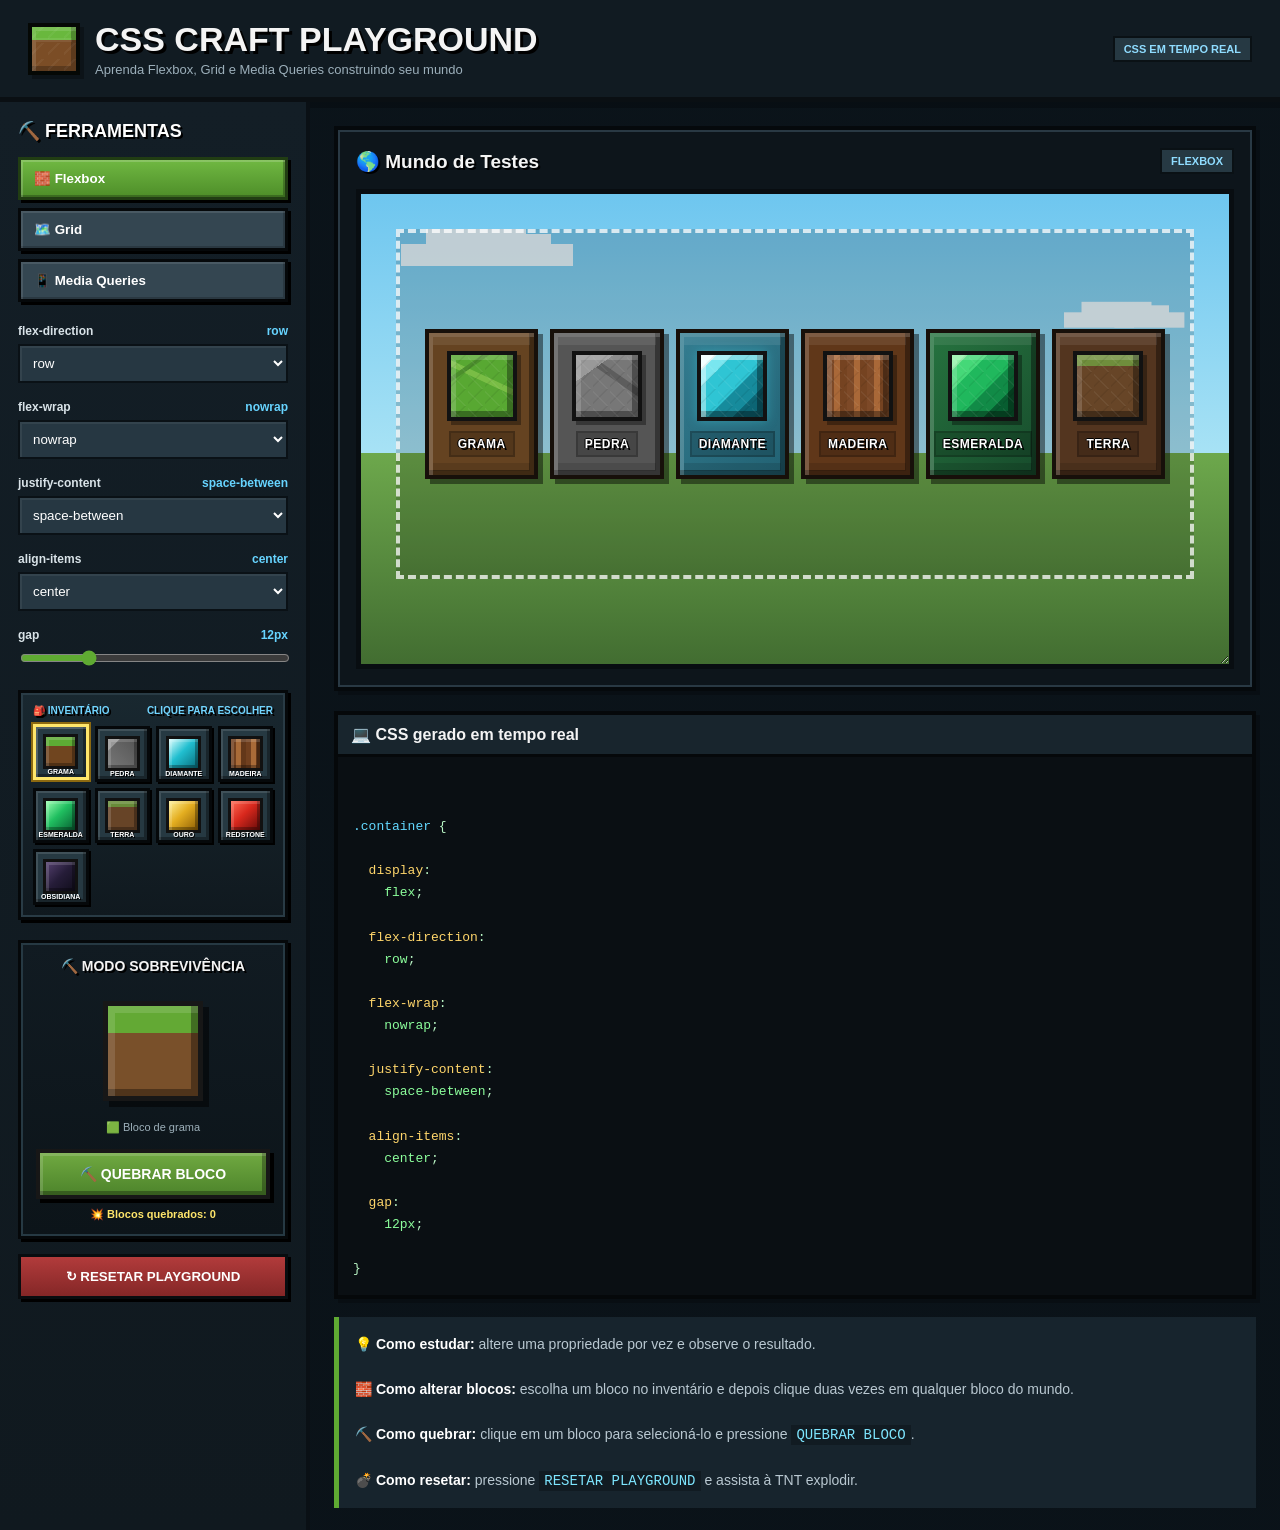
<file: Desafio1 - 20-08/index.html>
<!DOCTYPE html>
<html lang="pt-BR">

<head>

<meta charset="UTF-8">
<meta name="viewport" content="width=device-width, initial-scale=1.0">

<title>CSS Craft Playground - Minecraft</title>

<style>

/* =========================================================
   VARIÁVEIS
========================================================= */

:root {

  --bg: #101820;
  --panel: #17232d;
  --panel-2: #20313d;

  --green: #5faa32;
  --green-dark: #3d7721;

  --text: #f4f4f4;
  --muted: #aebbc4;
  --accent: #55c7ff;

  --flex-direction: row;
  --flex-wrap: nowrap;
  --justify-content: space-between;
  --align-items: center;
  --gap: 12px;

  --grid-columns: 3;
  --grid-rows: auto;
  --grid-gap: 12px;
}


/* =========================================================
   RESET
========================================================= */

* {
  box-sizing: border-box;
}

html {
  scroll-behavior: smooth;
}

body {

  margin: 0;

  font-family:
    "Trebuchet MS",
    Arial,
    sans-serif;

  color: var(--text);

  background:

    linear-gradient(
      rgba(10,18,24,.92),
      rgba(10,18,24,.97)
    ),

    repeating-linear-gradient(
      0deg,
      #15232d 0,
      #15232d 31px,
      #192a35 32px
    );
}


/* =========================================================
   HEADER
========================================================= */

header {

  min-height: 100px;

  padding: 20px 28px;

  display: flex;

  align-items: center;

  justify-content: space-between;

  gap: 20px;

  background: #111b22;

  border-bottom: 5px solid #0a0f13;

  box-shadow:
    0 6px 0 rgba(0,0,0,.25);
}

.logo {

  display: flex;

  align-items: center;

  gap: 15px;
}


.minecraft-block {

  width: 52px;
  height: 52px;

  position: relative;

  background:

    linear-gradient(
      #69b83d 0 30%,
      #7b4d26 30% 100%
    );

  border: 4px solid #050805;

  box-shadow:

    inset 4px 4px rgba(255,255,255,.12),
    inset -5px -5px rgba(0,0,0,.25),
    4px 4px rgba(0,0,0,.3);

  image-rendering: pixelated;
}

.minecraft-block::before {

  content: "";

  position: absolute;

  inset: 0;

  opacity: .35;

  background:

    linear-gradient(
      135deg,
      transparent 30%,
      rgba(255,255,255,.12) 31% 38%,
      transparent 39%
    );

  background-size: 16px 16px;
}

.minecraft-block::after {

  content: "";

  position: absolute;

  left: 4px;
  right: 4px;

  top: 11px;

  height: 4px;

  background:
    rgba(255,255,255,.08);
}

h1 {

  margin: 0;

  font-size:
    clamp(22px, 4vw, 34px);

  text-transform: uppercase;

  text-shadow:
    3px 3px #000;
}

.subtitle {

  margin: 3px 0 0;

  color: #9cafba;

  font-size: 13px;
}


/* =========================================================
   LAYOUT
========================================================= */

.app {

  display: grid;

  grid-template-columns:
    310px minmax(0,1fr);

  min-height:
    calc(100vh - 100px);
}

.sidebar {

  padding: 18px;

  background:
    linear-gradient(
      #131e26,
      #10191f
    );

  border-right: 4px solid #0a1015;
}

.content {

  padding: 24px;

  min-width: 0;
}


/* =========================================================
   TÍTULOS
========================================================= */

.section-title {

  color: #fff;

  margin: 0 0 15px;

  font-size: 18px;

  text-transform: uppercase;

  text-shadow:
    2px 2px #000;
}


/* =========================================================
   TABS
========================================================= */

.tabs {

  display: grid;

  gap: 8px;

  margin-bottom: 22px;
}

.tab {

  border: 3px solid #05080a;

  background: #344651;

  color: white;

  padding: 11px 13px;

  cursor: pointer;

  font-weight: bold;

  text-align: left;

  box-shadow:

    inset 2px 2px rgba(255,255,255,.1),
    inset -2px -2px rgba(0,0,0,.2),
    3px 3px #000;

  transition: .12s;
}

.tab:hover {

  background: #49606c;

  transform:
    translateY(-2px);
}

.tab.active {

  background:

    linear-gradient(
      #70b842,
      #4e8e29
    );

  border-color:
    #213d13;

  box-shadow:

    inset 2px 2px rgba(255,255,255,.18),
    inset -2px -2px rgba(0,0,0,.25),
    3px 3px #000;
}


/* =========================================================
   CONTROLES
========================================================= */

.controls {
  display: none;
}

.controls.active {
  display: block;
}

.control {
  margin-bottom: 17px;
}

.control label {

  display: flex;

  justify-content:
    space-between;

  gap: 10px;

  font-size: 12px;

  font-weight: bold;

  color: #d9e3e8;

  margin-bottom: 6px;
}

.value {
  color: #67d4ff;
}

select,
input[type="range"] {
  width: 100%;
}

select {

  color: white;

  background: #263742;

  border: 2px solid #0a1116;

  padding: 9px;

  outline: none;

  cursor: pointer;

  box-shadow:
    inset 2px 2px rgba(255,255,255,.06);
}

select:focus {
  border-color:
    var(--green);
}

input[type="range"] {

  accent-color:
    var(--green);

  cursor: pointer;
}


/* =========================================================
   INVENTÁRIO
========================================================= */

.inventory {

  margin-top: 20px;

  padding: 12px;

  background:
    linear-gradient(
      #192830,
      #10191f
    );

  border: 3px solid #05080a;

  box-shadow:

    inset 0 0 0 2px #293b45,
    3px 3px #000;
}

.inventory-title {

  display: flex;

  justify-content:
    space-between;

  align-items: center;

  margin-bottom: 10px;

  font-size: 13px;

  font-weight: bold;

  text-shadow:
    2px 2px #000;
}

.inventory-title span {

  color: #72d5ff;

  font-size: 10px;
}

.inventory-grid {

  display: grid;

  grid-template-columns:
    repeat(4,1fr);

  gap: 6px;
}

.inventory-item {

  position: relative;

  aspect-ratio: 1;

  border: 3px solid #05080a;

  background: #263942;

  cursor: pointer;

  display: flex;

  align-items: center;

  justify-content: center;

  box-shadow:

    inset 2px 2px rgba(255,255,255,.12),
    inset -3px -3px rgba(0,0,0,.35),
    2px 2px #000;

  transition:
    transform .1s,
    border-color .1s,
    filter .1s;
}

.inventory-item:hover {

  transform:
    translateY(-2px);

  filter:
    brightness(1.15);
}

.inventory-item.selected {

  border-color: #ffe66b;

  box-shadow:

    0 0 0 2px #8c6910,
    inset 2px 2px rgba(255,255,255,.2),
    inset -3px -3px rgba(0,0,0,.35),
    2px 2px #000;

  transform:
    translateY(-2px);
}

.inventory-item .mini-pixel {

  width: 35px;
  height: 35px;

  border: 3px solid #111;

  box-shadow:

    inset 3px 3px rgba(255,255,255,.15),
    inset -3px -3px rgba(0,0,0,.3);
}

.inventory-name {

  position: absolute;

  bottom: 2px;
  left: 2px;
  right: 2px;

  text-align: center;

  font-size: 7px;

  font-weight: bold;

  color: white;

  text-shadow:
    1px 1px #000;
}


/* =========================================================
   TEXTURAS
========================================================= */

.grass {
  background:
    linear-gradient(
      180deg,
      #5dab34 0 30%,
      #70451f 30% 100%
    );
}

.stone {
  background:
    linear-gradient(
      135deg,
      #999 0 20%,
      transparent 21%
    ),
    linear-gradient(
      45deg,
      #777,
      #555
    );
}

.diamond {
  background:
    linear-gradient(
      135deg,
      #dfffff,
      #21bfd0 45%,
      #086b79
    );
}

.wood {
  background:
    repeating-linear-gradient(
      90deg,
      #71401f 0 5px,
      #a96b38 5px 10px,
      #633719 10px 15px
    );
}

.emerald {
  background:
    linear-gradient(
      135deg,
      #9bffb0,
      #20bf60 45%,
      #075d31
    );
}

.dirt {
  background:
    linear-gradient(
      180deg,
      #688c39 0 20%,
      #674427 20%
    );
}

.gold {
  background:
    linear-gradient(
      135deg,
      #fff29b,
      #e4ae20 45%,
      #8d5d05
    );
}

.redstone {
  background:
    linear-gradient(
      135deg,
      #ff6b55,
      #d9281d 45%,
      #650b09
    );
}

.obsidian {
  background:
    linear-gradient(
      135deg,
      #55416f,
      #251c38 50%,
      #100d1b
    );
}


/* =========================================================
   BOTÃO RESET
========================================================= */

.reset {

  width: 100%;

  margin-top: 15px;

  padding: 12px;

  border: 3px solid #080c0f;

  background:

    linear-gradient(
      #b23b3b,
      #842727
    );

  color: white;

  font-weight: bold;

  cursor: pointer;

  box-shadow:
    3px 3px #000;

  transition: .12s;
}

.reset:hover {

  background:

    linear-gradient(
      #c94a4a,
      #9c3030
    );
}

.reset:active {

  transform:
    translate(2px,2px);

  box-shadow:
    1px 1px #000;
}

.reset:disabled {

  opacity: .6;

  cursor:
    not-allowed;
}


/* =========================================================
   MODO SOBREVIVÊNCIA
========================================================= */

.break-section {

  position: relative;

  margin-top: 20px;

  padding: 15px;

  background:

    linear-gradient(
      #111b22,
      #0c1419
    );

  border: 3px solid #05080a;

  text-align: center;

  box-shadow:

    inset 0 0 0 2px #263943,
    3px 3px #000;

  overflow: hidden;
}

.break-section h3 {

  margin: 0 0 12px;

  font-size: 14px;

  text-shadow:
    2px 2px #000;
}

.break-stage {

  position: relative;

  width: 150px;
  height: 135px;

  margin: 0 auto;
}


/* =========================================================
   BLOCO QUEBRÁVEL
========================================================= */

.break-block {

  width: 100px;
  height: 100px;

  position: absolute;

  left: 25px;
  top: 15px;

  background:

    linear-gradient(
      #63a934 0 30%,
      #79502a 30%
    );

  border: 5px solid #171717;

  box-shadow:

    inset 7px 7px rgba(255,255,255,.12),
    inset -7px -7px rgba(0,0,0,.35),
    6px 6px rgba(0,0,0,.5);

  transform-origin:
    center;

  z-index: 2;

  image-rendering:
    pixelated;
}

.break-block::before,
.break-block::after {

  content: "";

  position: absolute;

  inset: 0;

  opacity: 0;

  pointer-events: none;
}

.break-block::before {

  background:

    linear-gradient(
      125deg,
      transparent 43%,
      #111 44%,
      #111 47%,
      transparent 48%
    ),

    linear-gradient(
      35deg,
      transparent 55%,
      #111 56%,
      #111 59%,
      transparent 60%
    );
}

.break-block::after {

  background:

    linear-gradient(
      75deg,
      transparent 30%,
      #111 31%,
      #111 34%,
      transparent 35%
    ),

    linear-gradient(
      160deg,
      transparent 65%,
      #111 66%,
      #111 69%,
      transparent 70%
    );
}

.breaking {

  animation:
    breakingBlock
    .9s
    steps(6);
}

.breaking::before {

  animation:
    cracks
    .9s
    steps(4)
    forwards;
}

.breaking::after {

  animation:
    cracks2
    .9s
    steps(4)
    forwards;
}

@keyframes breakingBlock {

  0% {
    transform:
      scale(1)
      rotate(0deg);
  }

  15% {
    transform:
      scale(1.03)
      rotate(-2deg);
  }

  30% {
    transform:
      scale(.97)
      rotate(2deg);
  }

  45% {
    transform:
      scale(1.05)
      rotate(-2deg);
  }

  60% {
    transform:
      scale(.95)
      rotate(2deg);
  }

  75% {
    transform:
      scale(1.02);
  }

  90% {
    transform:
      scale(.7);

    opacity: .7;
  }

  100% {

    transform:
      scale(0);

    opacity: 0;
  }
}

@keyframes cracks {

  0% {
    opacity: 0;
  }

  30% {
    opacity: .3;
  }

  60% {
    opacity: .65;
  }

  100% {
    opacity: 1;
  }
}

@keyframes cracks2 {

  0% {
    opacity: 0;
  }

  50% {
    opacity: .2;
  }

  75% {
    opacity: .7;
  }

  100% {
    opacity: 1;
  }
}


/* =========================================================
   PARTÍCULAS DO BLOCO
========================================================= */

.particle {

  position: absolute;

  width: 9px;
  height: 9px;

  background:
    #79502a;

  border: 2px solid #30200f;

  pointer-events: none;

  z-index: 10;

  image-rendering:
    pixelated;
}

.particle.p1 {
  animation:
    particle1 .8s ease-out forwards;
}

.particle.p2 {
  animation:
    particle2 .8s ease-out forwards;
}

.particle.p3 {
  animation:
    particle3 .8s ease-out forwards;
}

.particle.p4 {
  animation:
    particle4 .8s ease-out forwards;
}

.particle.p5 {
  animation:
    particle5 .8s ease-out forwards;
}

.particle.p6 {
  animation:
    particle6 .8s ease-out forwards;
}

@keyframes particle1 {

  to {
    transform:
      translate(-55px,-65px)
      rotate(180deg);

    opacity: 0;
  }
}

@keyframes particle2 {

  to {
    transform:
      translate(55px,-60px)
      rotate(220deg);

    opacity: 0;
  }
}

@keyframes particle3 {

  to {
    transform:
      translate(-70px,15px)
      rotate(270deg);

    opacity: 0;
  }
}

@keyframes particle4 {

  to {
    transform:
      translate(70px,20px)
      rotate(150deg);

    opacity: 0;
  }
}

@keyframes particle5 {

  to {
    transform:
      translate(-35px,65px)
      rotate(300deg);

    opacity: 0;
  }
}

@keyframes particle6 {

  to {
    transform:
      translate(40px,65px)
      rotate(250deg);

    opacity: 0;
  }
}


/* =========================================================
   BOTÃO QUEBRAR
========================================================= */

.break-button {

  width: 100%;

  padding: 13px;

  border: 4px solid #171717;

  background:

    linear-gradient(
      #70a941,
      #4d842b
    );

  color: white;

  font-weight: bold;

  font-size: 14px;

  cursor: pointer;

  box-shadow:

    inset 3px 3px
    rgba(255,255,255,.15),

    inset -4px -4px
    rgba(0,0,0,.3),

    4px 4px #000;

  transition:
    transform .08s,
    background .15s;
}

.break-button:hover {

  background:

    linear-gradient(
      #83ba4e,
      #5d9635
    );
}

.break-button:active {

  transform:
    translate(3px,3px);

  box-shadow:

    inset 3px 3px
    rgba(0,0,0,.25),

    1px 1px #000;
}

.break-button:disabled {

  cursor: not-allowed;

  filter:
    grayscale(.3);

  opacity: .8;
}

.block-status {

  min-height: 18px;

  margin-bottom: 10px;

  color: #9db0ba;

  font-size: 11px;
}

.break-counter {

  margin-top: 9px;

  color: #ffe66b;

  font-size: 11px;

  font-weight: bold;
}


/* =========================================================
   PREVIEW
========================================================= */

.preview-area {

  background: #0d151b;

  border: 4px solid #05090c;

  padding: 18px;

  box-shadow:

    inset 0 0 0 2px #293944,
    4px 4px rgba(0,0,0,.25);
}

.preview-header {

  display: flex;

  align-items: center;

  justify-content:
    space-between;

  margin-bottom: 15px;

  gap: 10px;
}

.preview-header h2 {

  margin: 0;

  font-size: 19px;

  text-shadow:
    2px 2px #000;
}

.badge {

  padding: 5px 9px;

  background: #263943;

  color: #8fdcff;

  border: 2px solid #0a1115;

  font-size: 11px;

  font-weight: bold;
}


/* =========================================================
   VIEWPORT
========================================================= */

.viewport {

  width: 100%;

  max-width: 100%;

  margin: auto;

  min-height: 470px;

  overflow: auto;

  resize: horizontal;

  background:

    linear-gradient(
      rgba(44,84,38,.35),
      rgba(16,28,38,.75)
    ),

    #263e4a;

  border: 5px solid #080d11;

  position: relative;

  transition:
    width .2s;

  box-shadow:
    inset 0 0 0 2px
    rgba(255,255,255,.05);
}

.viewport::before {

  content: "";

  position: absolute;

  inset: 0;

  opacity: .16;

  background-image:

    linear-gradient(
      #fff 1px,
      transparent 1px
    ),

    linear-gradient(
      90deg,
      #fff 1px,
      transparent 1px
    );

  background-size:
    32px 32px;

  pointer-events: none;
}


/* =========================================================
   CENÁRIO
========================================================= */

.scene {

  position: relative;

  min-height: 470px;

  padding: 35px;

  overflow: hidden;
}

.sky {

  position: absolute;

  inset: 0;

  background:

    linear-gradient(
      #6ec6ef 0%,
      #a7e2f5 55%,
      #6da84c 55%,
      #426d31 100%
    );
}

.cloud {

  position: absolute;

  width: 100px;
  height: 22px;

  background: #fff;

  opacity: .8;

  box-shadow:

    25px -15px #fff,
    50px -10px #fff,
    72px 0 #fff;

  image-rendering:
    pixelated;
}

.cloud.one {

  top: 50px;
  left: 40px;
}

.cloud.two {

  top: 115px;
  right: 80px;

  transform:
    scale(.7);
}


/* =========================================================
   FLEX / GRID
========================================================= */

.demo {

  position: relative;

  z-index: 2;

  min-height: 350px;

  padding: 25px;

  display: flex;

  flex-direction:
    var(--flex-direction);

  flex-wrap:
    var(--flex-wrap);

  justify-content:
    var(--justify-content);

  align-items:
    var(--align-items);

  gap:
    var(--gap);

  border:
    4px dashed
    rgba(255,255,255,.75);

  background:
    rgba(0,0,0,.16);
}

.grid-demo {

  position: relative;

  z-index: 2;

  min-height: 350px;

  padding: 25px;

  display: grid;

  grid-template-columns:

    repeat(
      var(--grid-columns),
      minmax(80px,1fr)
    );

  grid-template-rows:
    var(--grid-rows);

  gap:
    var(--grid-gap);

  border:
    4px dashed
    rgba(255,255,255,.75);

  background:
    rgba(0,0,0,.16);
}

.grid-demo .block {
  width: auto;
}


/* =========================================================
   BLOCOS
========================================================= */

.block {

  --block-light:
    rgba(255,255,255,.18);

  --block-dark:
    rgba(0,0,0,.38);

  position: relative;

  min-width: 110px;

  width: 130px;

  min-height: 150px;

  padding: 12px;

  display: flex;

  flex-direction: column;

  align-items: center;

  justify-content: center;

  gap: 10px;

  background:

    linear-gradient(
      135deg,
      rgba(255,255,255,.08) 0 25%,
      transparent 25% 50%,
      rgba(0,0,0,.08) 50% 75%,
      transparent 75%
    ),

    #79502a;

  background-size:
    18px 18px;

  border: 4px solid #17100a;

  box-shadow:

    inset 4px 4px 0
    var(--block-light),

    inset -5px -5px 0
    var(--block-dark),

    5px 5px 0
    rgba(0,0,0,.45);

  image-rendering:
    pixelated;

  transition:

    transform .16s steps(2),
    filter .16s,
    box-shadow .16s;
}

.block.selected {

  outline:
    4px solid #ffe66b;

  outline-offset: 5px;

  animation:
    selectedPulse
    .8s
    infinite alternate;
}

@keyframes selectedPulse {

  from {
    filter:
      brightness(1);
  }

  to {
    filter:
      brightness(1.2);
  }
}

.block::before {

  content: "";

  position: absolute;

  top: 4px;
  left: 4px;
  right: 4px;

  height: 8px;

  background:
    rgba(255,255,255,.08);

  pointer-events: none;
}

.block::after {

  content: "";

  position: absolute;

  bottom: 4px;
  left: 4px;
  right: 4px;

  height: 8px;

  background:
    rgba(0,0,0,.12);

  pointer-events: none;
}

.block:hover {

  transform:
    translateY(-6px)
    scale(1.025);

  filter:
    brightness(1.08);

  box-shadow:

    inset 4px 4px 0
    rgba(255,255,255,.16),

    inset -5px -5px 0
    rgba(0,0,0,.3),

    6px 8px 0
    rgba(0,0,0,.45);
}

.block .pixel {

  position: relative;

  width: 70px;
  height: 70px;

  border: 4px solid #121212;

  box-shadow:

    inset 5px 5px 0
    rgba(255,255,255,.16),

    inset -6px -6px 0
    rgba(0,0,0,.35),

    4px 4px 0
    rgba(0,0,0,.35);

  image-rendering:
    pixelated;

  overflow: hidden;
}

.block .pixel::before {

  content: "";

  position: absolute;

  inset: 0;

  opacity: .42;

  background:

    linear-gradient(
      45deg,
      transparent 40%,
      rgba(255,255,255,.13) 41% 46%,
      transparent 47%
    ),

    linear-gradient(
      -45deg,
      transparent 55%,
      rgba(0,0,0,.14) 56% 61%,
      transparent 62%
    );

  background-size:
    17px 17px;

  pointer-events: none;
}


/* =========================================================
   CORES
========================================================= */

.block[data-type="grass"] {
  background: #654321;
}

.block[data-type="grass"] .pixel {

  background:

    linear-gradient(
      145deg,
      transparent 0 20%,
      #4b8e2c 21% 25%,
      transparent 26%
    ),

    linear-gradient(
      25deg,
      transparent 0 55%,
      #79bd45 56% 62%,
      transparent 63%
    ),

    #58a832;
}

.block[data-type="stone"] {
  background: #555;
}

.block[data-type="stone"] .pixel {

  background:

    linear-gradient(
      145deg,
      #999 0 25%,
      transparent 25%
    ),

    linear-gradient(
      35deg,
      transparent 0 60%,
      #5d5d5d 61% 68%,
      transparent 69%
    ),

    #777;
}

.block[data-type="diamond"] {

  background:
    linear-gradient(
      135deg,
      #347d91,
      #226273
    );
}

.block[data-type="diamond"] .pixel {

  background:

    linear-gradient(
      135deg,
      #eaffff 0 12%,
      #79e6ef 13% 25%,
      #2fc5d4 26% 55%,
      #168b9c 56% 75%,
      #0c6574 76%
    );

  box-shadow:

    inset 5px 5px 0
    rgba(255,255,255,.4),

    inset -6px -6px 0
    rgba(0,0,0,.35),

    0 0 10px
    rgba(67,220,235,.35);
}

.block[data-type="wood"] {
  background: #603719;
}

.block[data-type="wood"] .pixel {

  background:

    repeating-linear-gradient(
      90deg,
      #7d4927 0 7px,
      #a96838 7px 13px,
      #754321 13px 20px
    );
}

.block[data-type="emerald"] {

  background:
    linear-gradient(
      135deg,
      #26733f,
      #174c2c
    );
}

.block[data-type="emerald"] .pixel {

  background:

    linear-gradient(
      135deg,
      #91f3a8 0 12%,
      #45d878 13% 28%,
      #20b85d 29% 55%,
      #118b47 56% 75%,
      #075d30 76%
    );
}

.block[data-type="dirt"] {
  background: #53351f;
}

.block[data-type="dirt"] .pixel {

  background:

    linear-gradient(
      180deg,
      #6f8e3c 0 18%,
      #674527 18% 100%
    );
}

.block[data-type="gold"] {
  background: #8a5c05;
}

.block[data-type="gold"] .pixel {

  background:

    linear-gradient(
      135deg,
      #fff6a5,
      #f0bd25 35%,
      #b57906 65%,
      #6b4300
    );
}

.block[data-type="redstone"] {
  background: #68130e;
}

.block[data-type="redstone"] .pixel {

  background:

    radial-gradient(
      circle at 30% 35%,
      #ff8b73 0 8%,
      transparent 9%
    ),

    radial-gradient(
      circle at 70% 65%,
      #ff3326 0 10%,
      transparent 11%
    ),

    linear-gradient(
      135deg,
      #ed3b29,
      #790c09
    );
}

.block[data-type="obsidian"] {
  background: #211a31;
}

.block[data-type="obsidian"] .pixel {

  background:

    linear-gradient(
      135deg,
      #675080,
      #302442 45%,
      #100d19
    );
}

.block strong {

  position: relative;

  z-index: 2;

  padding: 4px 7px;

  color: #fff;

  font-size: 12px;

  letter-spacing: .5px;

  text-align: center;

  text-shadow:

    2px 2px 0 #000,
    -1px 0 #000,
    0 -1px #000;

  background:
    rgba(0,0,0,.18);

  border:
    2px solid
    rgba(0,0,0,.18);
}

.block:active {

  transform:
    translateY(-1px)
    scale(.97);
}

.grid-demo .block {

  min-width: 0;

  width: 100%;
}


/* =========================================================
   CÓDIGO
========================================================= */

.code-panel {

  margin-top: 20px;

  background: #0a0f13;

  border: 4px solid #05080a;

  box-shadow:
    4px 4px rgba(0,0,0,.25);
}

.code-title {

  padding: 10px 13px;

  background: #18252d;

  border-bottom:
    3px solid #05080a;

  font-weight: bold;
}

pre {

  margin: 0;

  padding: 15px;

  overflow: auto;

  color: #b9f6c5;

  font:
    13px/1.7
    Consolas,
    monospace;
}

.keyword {
  color: #63d8ff;
}

.property {
  color: #ffd66b;
}

.value-code {
  color: #8cff9c;
}


/* =========================================================
   INFO
========================================================= */

.info {

  margin-top: 18px;

  padding: 16px;

  border-left:
    5px solid
    var(--green);

  background: #17242d;

  color: #b9c8d1;

  font-size: 14px;

  line-height: 1.6;
}

.info strong {
  color: white;
}

.info code {

  color: #7ee6ff;

  background:
    rgba(0,0,0,.25);

  padding: 2px 5px;
}


/* =========================================================
   DISPOSITIVOS
========================================================= */

.device-buttons {

  display: grid;

  grid-template-columns:
    repeat(3,1fr);

  gap: 6px;

  margin-top: 8px;
}

.device-buttons button {

  padding: 8px 4px;

  background: #283b46;

  color: white;

  border: 2px solid #0b1115;

  cursor: pointer;

  font-size: 11px;

  box-shadow:
    2px 2px #000;
}

.device-buttons button:hover {
  background:
    var(--green);
}


/* =========================================================
   =========================================================
   TNT RESET
   =========================================================
========================================================= */

/*
   Camada que aparece por cima de toda a aplicação.
*/

.tnt-overlay {

  position: fixed;

  inset: 0;

  z-index: 99999;

  display: flex;

  align-items: center;

  justify-content: center;

  background:
    rgba(0,0,0,0);

  pointer-events: none;

  opacity: 0;

  transition:
    opacity .2s,
    background .2s;
}

.tnt-overlay.active {

  opacity: 1;

  background:
    rgba(0,0,0,.18);

  pointer-events: auto;
}


/* =========================================================
   TNT
========================================================= */

.tnt {

  position: relative;

  width: 150px;
  height: 150px;

  transform:
    scale(0);

  image-rendering:
    pixelated;

  filter:
    drop-shadow(10px 12px 0 rgba(0,0,0,.5));
}

.tnt-overlay.active .tnt {

  animation:
    tntAppear
    .45s
    cubic-bezier(.17,.84,.44,1)
    forwards;
}

@keyframes tntAppear {

  0% {
    transform:
      scale(0)
      rotate(-15deg);
  }

  70% {
    transform:
      scale(1.12)
      rotate(3deg);
  }

  100% {
    transform:
      scale(1)
      rotate(0);
  }
}


/* =========================================================
   CORPO DA TNT
========================================================= */

.tnt-body {

  position: absolute;

  left: 10px;
  right: 10px;

  top: 25px;
  bottom: 5px;

  background:

    repeating-linear-gradient(
      0deg,
      #b51f18 0 14px,
      #8f1712 14px 20px
    );

  border: 7px solid #17100e;

  box-shadow:

    inset 8px 8px rgba(255,255,255,.16),
    inset -9px -9px rgba(0,0,0,.4),
    7px 7px #000;

  overflow: hidden;
}


/*
   Faixas brancas características da TNT
*/

.tnt-body::before {

  content: "";

  position: absolute;

  left: -5px;
  right: -5px;

  top: 43px;

  height: 57px;

  background:
    #eee;

  border-top:
    5px solid #1b1b1b;

  border-bottom:
    5px solid #1b1b1b;

  box-shadow:
    inset 0 5px rgba(255,255,255,.25),
    inset 0 -5px rgba(0,0,0,.12);
}


/* =========================================================
   TEXTO TNT
========================================================= */

.tnt-label {

  position: absolute;

  left: 0;
  right: 0;

  top: 52px;

  z-index: 5;

  color: #161616;

  text-align: center;

  font-family:
    Impact,
    "Arial Black",
    sans-serif;

  font-size: 34px;

  line-height: 45px;

  letter-spacing: 2px;

  text-shadow:
    2px 2px rgba(255,255,255,.4);
}


/* =========================================================
   TOPO DA TNT
========================================================= */

.tnt-top {

  position: absolute;

  width: 110px;
  height: 35px;

  left: 20px;
  top: 5px;

  background:
    #cf2a21;

  border:
    6px solid #17100e;

  box-shadow:
    inset 5px 5px rgba(255,255,255,.15),
    inset -5px -5px rgba(0,0,0,.35);

  z-index: 4;
}


/* =========================================================
   PAVIO
========================================================= */

.tnt-fuse {

  position: absolute;

  left: 73px;

  top: -28px;

  width: 9px;
  height: 38px;

  background:

    repeating-linear-gradient(
      0deg,
      #c58a43 0 5px,
      #6f421c 5px 9px
    );

  border:
    3px solid #17100e;

  transform-origin:
    bottom center;

  z-index: 10;
}

.tnt-overlay.active .tnt-fuse {

  animation:
    fuseBurn
    1.8s
    linear
    forwards;
}

@keyframes fuseBurn {

  0% {
    transform:
      rotate(-7deg);
  }

  25% {
    transform:
      rotate(7deg);
  }

  50% {
    transform:
      rotate(-7deg);
  }

  75% {
    transform:
      rotate(7deg);
  }

  100% {
    transform:
      rotate(-4deg)
      scaleY(.65);
  }
}


/* =========================================================
   FAÍSCA DO PAVIO
========================================================= */

.tnt-spark {

  position: absolute;

  top: -43px;
  left: 67px;

  width: 22px;
  height: 22px;

  background:
    #ffea43;

  border:
    3px solid #ff7b00;

  box-shadow:

    0 0 8px #ffb300,
    0 0 18px #ff5e00;

  transform:
    rotate(45deg);

  z-index: 20;
}

.tnt-overlay.active .tnt-spark {

  animation:
    spark .16s steps(2) infinite;
}

@keyframes spark {

  0% {
    transform:
      rotate(45deg)
      scale(.65);
    background: #fff8a0;
  }

  50% {
    transform:
      rotate(45deg)
      scale(1.2);
    background: #fff;
  }

  100% {
    transform:
      rotate(45deg)
      scale(.75);
    background: #ff8c00;
  }
}


/* =========================================================
   PULSO DA TNT
========================================================= */

.tnt-overlay.active .tnt {

  animation:

    tntAppear .45s
    cubic-bezier(.17,.84,.44,1)
    forwards,

    tntShake .12s
    steps(2)
    1.2s
    infinite;
}

@keyframes tntShake {

  0% {
    transform:
      scale(1)
      translate(0,0);
  }

  25% {
    transform:
      scale(1.025)
      translate(-2px,1px);
  }

  50% {
    transform:
      scale(1)
      translate(2px,-1px);
  }

  75% {
    transform:
      scale(1.025)
      translate(-1px,2px);
  }

  100% {
    transform:
      scale(1)
      translate(0,0);
  }
}


/* =========================================================
   EXPLOSÃO
========================================================= */

.tnt-explosion {

  position: absolute;

  width: 20px;
  height: 20px;

  left: 50%;
  top: 50%;

  transform:
    translate(-50%,-50%)
    scale(0);

  pointer-events: none;

  z-index: 100;
}

.tnt-explosion.active {

  animation:
    explosionFlash
    .75s
    ease-out
    forwards;
}

@keyframes explosionFlash {

  0% {
    transform:
      translate(-50%,-50%)
      scale(0);

    opacity: 1;
  }

  20% {
    transform:
      translate(-50%,-50%)
      scale(4);

    opacity: 1;
  }

  45% {
    transform:
      translate(-50%,-50%)
      scale(8);

    opacity: .95;
  }

  100% {
    transform:
      translate(-50%,-50%)
      scale(15);

    opacity: 0;
  }
}


/* =========================================================
   BOLA CENTRAL DA EXPLOSÃO
========================================================= */

.explosion-core {

  position: absolute;

  left: 50%;
  top: 50%;

  width: 70px;
  height: 70px;

  transform:
    translate(-50%,-50%);

  background:

    radial-gradient(
      circle,
      #fff 0 12%,
      #ffe94a 13% 30%,
      #ff9d00 31% 55%,
      #ef3b16 56% 75%,
      transparent 76%
    );

  image-rendering:
    pixelated;
}


/* =========================================================
   PARTÍCULAS DA TNT
========================================================= */

.tnt-particle {

  position: absolute;

  left: 50%;
  top: 50%;

  width: 12px;
  height: 12px;

  border:
    2px solid #28130b;

  opacity: 1;

  image-rendering:
    pixelated;

  pointer-events: none;

  z-index: 101;
}


/* cores das partículas */

.tnt-particle.red {
  background: #b51f18;
}

.tnt-particle.red2 {
  background: #e33a25;
}

.tnt-particle.white {
  background: #eeeeee;
}

.tnt-particle.yellow {
  background: #ffdd24;
}

.tnt-particle.orange {
  background: #ff8618;
}

.tnt-particle.dark {
  background: #382019;
}

.tnt-particle.fire {
  background: #ff4a16;
}


/* =========================================================
   ANIMAÇÕES DAS PARTÍCULAS
========================================================= */

.tnt-particle.p1 {
  animation: tntP1 .8s steps(8) forwards;
}

.tnt-particle.p2 {
  animation: tntP2 .8s steps(8) forwards;
}

.tnt-particle.p3 {
  animation: tntP3 .8s steps(8) forwards;
}

.tnt-particle.p4 {
  animation: tntP4 .8s steps(8) forwards;
}

.tnt-particle.p5 {
  animation: tntP5 .8s steps(8) forwards;
}

.tnt-particle.p6 {
  animation: tntP6 .8s steps(8) forwards;
}

.tnt-particle.p7 {
  animation: tntP7 .8s steps(8) forwards;
}

.tnt-particle.p8 {
  animation: tntP8 .8s steps(8) forwards;
}

.tnt-particle.p9 {
  animation: tntP9 .8s steps(8) forwards;
}

.tnt-particle.p10 {
  animation: tntP10 .8s steps(8) forwards;
}

.tnt-particle.p11 {
  animation: tntP11 .8s steps(8) forwards;
}

.tnt-particle.p12 {
  animation: tntP12 .8s steps(8) forwards;
}

.tnt-particle.p13 {
  animation: tntP13 .8s steps(8) forwards;
}

.tnt-particle.p14 {
  animation: tntP14 .8s steps(8) forwards;
}

.tnt-particle.p15 {
  animation: tntP15 .8s steps(8) forwards;
}

.tnt-particle.p16 {
  animation: tntP16 .8s steps(8) forwards;
}


@keyframes tntP1 {
  to {
    transform:
      translate(-180px,-140px)
      rotate(500deg);
    opacity: 0;
  }
}

@keyframes tntP2 {
  to {
    transform:
      translate(-90px,-190px)
      rotate(700deg);
    opacity: 0;
  }
}

@keyframes tntP3 {
  to {
    transform:
      translate(40px,-210px)
      rotate(600deg);
    opacity: 0;
  }
}

@keyframes tntP4 {
  to {
    transform:
      translate(160px,-150px)
      rotate(800deg);
    opacity: 0;
  }
}

@keyframes tntP5 {
  to {
    transform:
      translate(220px,-40px)
      rotate(600deg);
    opacity: 0;
  }
}

@keyframes tntP6 {
  to {
    transform:
      translate(190px,90px)
      rotate(900deg);
    opacity: 0;
  }
}

@keyframes tntP7 {
  to {
    transform:
      translate(110px,180px)
      rotate(500deg);
    opacity: 0;
  }
}

@keyframes tntP8 {
  to {
    transform:
      translate(-20px,210px)
      rotate(750deg);
    opacity: 0;
  }
}

@keyframes tntP9 {
  to {
    transform:
      translate(-150px,180px)
      rotate(650deg);
    opacity: 0;
  }
}

@keyframes tntP10 {
  to {
    transform:
      translate(-220px,80px)
      rotate(800deg);
    opacity: 0;
  }
}

@keyframes tntP11 {
  to {
    transform:
      translate(-230px,-30px)
      rotate(600deg);
    opacity: 0;
  }
}

@keyframes tntP12 {
  to {
    transform:
      translate(-120px,-80px)
      rotate(900deg);
    opacity: 0;
  }
}

@keyframes tntP13 {
  to {
    transform:
      translate(90px,-90px)
      rotate(700deg);
    opacity: 0;
  }
}

@keyframes tntP14 {
  to {
    transform:
      translate(140px,40px)
      rotate(800deg);
    opacity: 0;
  }
}

@keyframes tntP15 {
  to {
    transform:
      translate(-80px,120px)
      rotate(650deg);
    opacity: 0;
  }
}

@keyframes tntP16 {
  to {
    transform:
      translate(20px,-120px)
      rotate(1000deg);
    opacity: 0;
  }
}


/* =========================================================
   FLASH DA EXPLOSÃO
========================================================= */

.explosion-flash {

  position: fixed;

  inset: 0;

  z-index: 99998;

  background:
    rgba(255,240,150,.75);

  pointer-events: none;

  opacity: 0;
}

.explosion-flash.active {

  animation:
    screenFlash
    .55s
    ease-out
    forwards;
}

@keyframes screenFlash {

  0% {
    opacity: .85;
  }

  30% {
    opacity: .5;
  }

  100% {
    opacity: 0;
  }
}


/* =========================================================
   TREMOR DA TELA
========================================================= */

body.exploding {

  animation:
    screenShake
    .55s
    steps(7);
}

@keyframes screenShake {

  0% {
    transform:
      translate(0,0);
  }

  15% {
    transform:
      translate(-8px,5px);
  }

  30% {
    transform:
      translate(8px,-5px);
  }

  45% {
    transform:
      translate(-6px,-7px);
  }

  60% {
    transform:
      translate(7px,6px);
  }

  75% {
    transform:
      translate(-4px,2px);
  }

  100% {
    transform:
      translate(0,0);
  }
}


/* =========================================================
   TEXTO RESETANDO
========================================================= */

.tnt-message {

  position: absolute;

  left: 50%;

  top: calc(50% + 115px);

  transform:
    translateX(-50%);

  width: 100%;

  text-align: center;

  color: white;

  font-size: 16px;

  font-weight: bold;

  text-shadow:
    3px 3px #000;

  opacity: 0;

  z-index: 200;
}

.tnt-overlay.active .tnt-message {

  animation:
    messageAppear
    .4s
    .25s
    forwards;
}

@keyframes messageAppear {

  from {
    opacity: 0;
    transform:
      translateX(-50%)
      translateY(10px);
  }

  to {
    opacity: 1;
    transform:
      translateX(-50%)
      translateY(0);
  }
}


/* =========================================================
   RESPONSIVO
========================================================= */

@media (max-width: 850px) {

  .app {

    grid-template-columns:
      1fr;
  }

  .sidebar {

    border-right: 0;

    border-bottom:
      4px solid #080d11;
  }

  .tabs {

    grid-template-columns:
      repeat(3,1fr);
  }

  .content {
    padding: 15px;
  }
}

@media (max-width: 560px) {

  header {
    padding: 15px;
  }

  .app {
    min-height: auto;
  }

  .content {
    padding: 10px;
  }

  .tabs {

    grid-template-columns:
      1fr;
  }

  .scene,
  .grid-demo {
    padding: 12px;
  }

  .viewport {
    min-height: 420px;
  }

  .logo .minecraft-block {

    width: 42px;
    height: 42px;
  }

  .subtitle {
    display: none;
  }

  .preview-header {

    align-items: flex-start;

    flex-direction:
      column;
  }

  .demo {
    padding: 15px;
  }

  .tnt {

    width: 120px;
    height: 120px;
  }

  .tnt-label {

    font-size: 27px;

    top: 46px;
  }

  .tnt-top {

    width: 88px;
    height: 30px;

    left: 16px;
  }

  .tnt-fuse {

    left: 58px;
  }

  .tnt-spark {

    left: 52px;
  }

  .tnt-message {

    top: calc(50% + 100px);

    font-size: 13px;
  }
}


/* =========================================================
   ACESSIBILIDADE
========================================================= */

@media (prefers-reduced-motion: reduce) {

  *,
  *::before,
  *::after {

    animation-duration:
      .01ms !important;

    animation-iteration-count:
      1 !important;

    transition-duration:
      .01ms !important;
  }
}

</style>

</head>

<body>


<!-- =======================================================
     HEADER
======================================================= -->

<header>

  <div class="logo">

    <div class="minecraft-block"></div>

    <div>

      <h1>
        CSS Craft Playground
      </h1>

      <p class="subtitle">
        Aprenda Flexbox, Grid e Media Queries construindo seu mundo
      </p>

    </div>

  </div>

  <div class="badge">
    CSS EM TEMPO REAL
  </div>

</header>


<!-- =======================================================
     APLICAÇÃO
======================================================= -->

<div class="app">


<!-- =====================================================
     SIDEBAR
====================================================== -->

<aside class="sidebar">

  <h2 class="section-title">
    ⛏️ Ferramentas
  </h2>


  <div class="tabs">

    <button
      class="tab active"
      data-panel="flex">

      🧱 Flexbox

    </button>

    <button
      class="tab"
      data-panel="grid">

      🗺️ Grid

    </button>

    <button
      class="tab"
      data-panel="media">

      📱 Media Queries

    </button>

  </div>


<!-- =================================================
     FLEXBOX
================================================== -->

<div
  class="controls active"
  id="flex">

  <div class="control">

    <label>

      flex-direction

      <span
        class="value"
        id="directionValue">

        row

      </span>

    </label>

    <select id="direction">

      <option selected>row</option>

      <option>row-reverse</option>

      <option>column</option>

      <option>column-reverse</option>

    </select>

  </div>


  <div class="control">

    <label>

      flex-wrap

      <span
        class="value"
        id="wrapValue">

        nowrap

      </span>

    </label>

    <select id="wrap">

      <option selected>nowrap</option>

      <option>wrap</option>

      <option>wrap-reverse</option>

    </select>

  </div>


  <div class="control">

    <label>

      justify-content

      <span
        class="value"
        id="justifyValue">

        space-between

      </span>

    </label>

    <select id="justify">

      <option>flex-start</option>
      <option>center</option>
      <option>flex-end</option>

      <option selected>
        space-between
      </option>

      <option>space-around</option>
      <option>space-evenly</option>

    </select>

  </div>


  <div class="control">

    <label>

      align-items

      <span
        class="value"
        id="alignValue">

        center

      </span>

    </label>

    <select id="align">

      <option>stretch</option>
      <option>flex-start</option>

      <option selected>
        center
      </option>

      <option>flex-end</option>
      <option>baseline</option>

    </select>

  </div>


  <div class="control">

    <label>

      gap

      <span class="value">

        <span id="gapValue">
          12
        </span>px

      </span>

    </label>

    <input
      id="gap"
      type="range"
      min="0"
      max="50"
      value="12">

  </div>

</div>


<!-- =================================================
     GRID
================================================== -->

<div
  class="controls"
  id="grid">

  <div class="control">

    <label>

      colunas

      <span
        class="value"
        id="columnsValue">

        3

      </span>

    </label>

    <input
      id="columns"
      type="range"
      min="1"
      max="6"
      value="3">

  </div>


  <div class="control">

    <label>

      gap

      <span class="value">

        <span id="gridGapValue">
          12
        </span>px

      </span>

    </label>

    <input
      id="gridGap"
      type="range"
      min="0"
      max="40"
      value="12">

  </div>


  <div class="control">

    <label>

      altura das linhas

      <span
        class="value"
        id="rowsValue">

        auto

      </span>

    </label>

    <select id="rows">

      <option selected>auto</option>

      <option>100px</option>
      <option>150px</option>
      <option>200px</option>

    </select>

  </div>

</div>


<!-- =================================================
     MEDIA QUERIES
================================================== -->

<div
  class="controls"
  id="media">

  <div class="control">

    <label>

      tamanho da viewport

      <span
        class="value"
        id="widthValue">

        100%

      </span>

    </label>

    <input
      id="width"
      type="range"
      min="300"
      max="1000"
      value="1000">

    <div class="device-buttons">

      <button data-width="375">
        📱 Mobile
      </button>

      <button data-width="768">
        📲 Tablet
      </button>

      <button data-width="1000">
        🖥️ Desktop
      </button>

    </div>

  </div>


  <div class="info">

    <strong>
      Media Queries:
    </strong>

    <br><br>

    Reduza a largura da área de visualização e observe como o layout muda.

    <br><br>

    As regras
    <code>@media</code>
    adaptam a interface para telas menores.

  </div>

</div>


<!-- =================================================
     INVENTÁRIO
================================================== -->

<div class="inventory">

  <div class="inventory-title">

    <span>
      🎒 INVENTÁRIO
    </span>

    <span>
      CLIQUE PARA ESCOLHER
    </span>

  </div>


  <div class="inventory-grid">


    <button
      class="inventory-item selected"
      data-type="grass"
      data-name="Grama">

      <div class="mini-pixel grass"></div>

      <span class="inventory-name">
        GRAMA
      </span>

    </button>


    <button
      class="inventory-item"
      data-type="stone"
      data-name="Pedra">

      <div class="mini-pixel stone"></div>

      <span class="inventory-name">
        PEDRA
      </span>

    </button>


    <button
      class="inventory-item"
      data-type="diamond"
      data-name="Diamante">

      <div class="mini-pixel diamond"></div>

      <span class="inventory-name">
        DIAMANTE
      </span>

    </button>


    <button
      class="inventory-item"
      data-type="wood"
      data-name="Madeira">

      <div class="mini-pixel wood"></div>

      <span class="inventory-name">
        MADEIRA
      </span>

    </button>


    <button
      class="inventory-item"
      data-type="emerald"
      data-name="Esmeralda">

      <div class="mini-pixel emerald"></div>

      <span class="inventory-name">
        ESMERALDA
      </span>

    </button>


    <button
      class="inventory-item"
      data-type="dirt"
      data-name="Terra">

      <div class="mini-pixel dirt"></div>

      <span class="inventory-name">
        TERRA
      </span>

    </button>


    <button
      class="inventory-item"
      data-type="gold"
      data-name="Ouro">

      <div class="mini-pixel gold"></div>

      <span class="inventory-name">
        OURO
      </span>

    </button>


    <button
      class="inventory-item"
      data-type="redstone"
      data-name="Redstone">

      <div class="mini-pixel redstone"></div>

      <span class="inventory-name">
        REDSTONE
      </span>

    </button>


    <button
      class="inventory-item"
      data-type="obsidian"
      data-name="Obsidiana">

      <div class="mini-pixel obsidian"></div>

      <span class="inventory-name">
        OBSIDIANA
      </span>

    </button>

  </div>

</div>


<!-- =================================================
     MODO SOBREVIVÊNCIA
================================================== -->

<div class="break-section">

  <h3>
    ⛏️ MODO SOBREVIVÊNCIA
  </h3>


  <div class="break-stage">

    <div
      class="break-block"
      id="breakBlock">
    </div>

  </div>


  <div
    class="block-status"
    id="blockStatus">

    🟩 Bloco de grama

  </div>


  <button
    class="break-button"
    id="breakButton">

    ⛏️ QUEBRAR BLOCO

  </button>


  <div
    class="break-counter"
    id="breakCounter">

    💥 Blocos quebrados: 0

  </div>

</div>


<!-- =================================================
     BOTÃO RESET
================================================== -->

<button
  class="reset"
  id="reset">

  ↻ RESETAR PLAYGROUND

</button>


</aside>


<!-- =====================================================
     CONTEÚDO
====================================================== -->

<main class="content">


<section class="preview-area">


<div class="preview-header">

  <h2>
    🌎 Mundo de Testes
  </h2>

  <span
    class="badge"
    id="modeBadge">

    FLEXBOX

  </span>

</div>


<div
  class="viewport"
  id="viewport">


<div class="scene">

  <div class="sky"></div>

  <div class="cloud one"></div>
  <div class="cloud two"></div>


  <div
    class="demo"
    id="demo">


    <div
      class="block"
      data-type="grass"
      data-name="Grama">

      <div class="pixel"></div>

      <strong>
        GRAMA
      </strong>

    </div>


    <div
      class="block"
      data-type="stone"
      data-name="Pedra">

      <div class="pixel"></div>

      <strong>
        PEDRA
      </strong>

    </div>


    <div
      class="block"
      data-type="diamond"
      data-name="Diamante">

      <div class="pixel"></div>

      <strong>
        DIAMANTE
      </strong>

    </div>


    <div
      class="block"
      data-type="wood"
      data-name="Madeira">

      <div class="pixel"></div>

      <strong>
        MADEIRA
      </strong>

    </div>


    <div
      class="block"
      data-type="emerald"
      data-name="Esmeralda">

      <div class="pixel"></div>

      <strong>
        ESMERALDA
      </strong>

    </div>


    <div
      class="block"
      data-type="dirt"
      data-name="Terra">

      <div class="pixel"></div>

      <strong>
        TERRA
      </strong>

    </div>


  </div>

</div>

</div>

</section>


<!-- =================================================
     CÓDIGO
================================================== -->

<section class="code-panel">

  <div class="code-title">

    💻 CSS gerado em tempo real

  </div>

  <pre id="code"></pre>

</section>


<div class="info">

  <strong>
    💡 Como estudar:
  </strong>

  altere uma propriedade por vez e observe o resultado.

  <br><br>

  <strong>
    🧱 Como alterar blocos:
  </strong>

  escolha um bloco no inventário e depois clique duas vezes em qualquer bloco do mundo.

  <br><br>

  <strong>
    ⛏️ Como quebrar:
  </strong>

  clique em um bloco para selecioná-lo e pressione
  <code>QUEBRAR BLOCO</code>.

  <br><br>

  <strong>
    💣 Como resetar:
  </strong>

  pressione
  <code>RESETAR PLAYGROUND</code>
  e assista à TNT explodir.

</div>


</main>

</div>


<!-- =======================================================
     TNT OVERLAY
======================================================= -->

<div
  class="tnt-overlay"
  id="tntOverlay">

  <div
    class="tnt"
    id="tnt">

    <div class="tnt-fuse"></div>

    <div class="tnt-spark"></div>

    <div class="tnt-top"></div>

    <div class="tnt-body">

      <div class="tnt-label">
        TNT
      </div>

    </div>

  </div>


  <div
    class="tnt-message"
    id="tntMessage">

    💣 RESETANDO O MUNDO...

  </div>

</div>


<!-- =======================================================
     EXPLOSÃO
======================================================= -->

<div
  class="tnt-explosion"
  id="tntExplosion">

  <div class="explosion-core"></div>

</div>


<div
  class="explosion-flash"
  id="explosionFlash">
</div>


<script>

/* =========================================================
   ELEMENTOS
========================================================= */

const root =
  document.documentElement;

const demo =
  document.getElementById("demo");

const viewport =
  document.getElementById("viewport");

const code =
  document.getElementById("code");

const modeBadge =
  document.getElementById("modeBadge");

const breakBlock =
  document.getElementById("breakBlock");

const breakButton =
  document.getElementById("breakButton");

const blockStatus =
  document.getElementById("blockStatus");

const breakCounter =
  document.getElementById("breakCounter");

const resetButton =
  document.getElementById("reset");

const tntOverlay =
  document.getElementById("tntOverlay");

const tnt =
  document.getElementById("tnt");

const tntExplosion =
  document.getElementById("tntExplosion");

const explosionFlash =
  document.getElementById("explosionFlash");


/* =========================================================
   ESTADO
========================================================= */

let selectedBlock = null;

let selectedType = "grass";

let selectedName = "Grama";

let isBreaking = false;

let isResetting = false;

let brokenBlocks = 0;


/* =========================================================
   PADRÕES
========================================================= */

const defaults = {

  direction: "row",
  wrap: "nowrap",
  justify: "space-between",
  align: "center",
  gap: 12,

  columns: 3,
  gridGap: 12,
  rows: "auto",

  width: 1000

};


/* =========================================================
   NOMES
========================================================= */

const blockNames = {

  grass: "Grama",
  stone: "Pedra",
  diamond: "Diamante",
  wood: "Madeira",
  emerald: "Esmeralda",
  dirt: "Terra",
  gold: "Ouro",
  redstone: "Redstone",
  obsidian: "Obsidiana"

};


/* =========================================================
   CÓDIGO
========================================================= */

function updateCode() {

  const active =
    document
      .querySelector(".tab.active")
      .dataset.panel;


  if (active === "flex") {

    code.innerHTML = `

<span class="keyword">.container</span> {

  <span class="property">display</span>:
    <span class="value-code">flex</span>;

  <span class="property">flex-direction</span>:
    <span class="value-code">${getComputedStyle(root)
      .getPropertyValue("--flex-direction")
      .trim()}</span>;

  <span class="property">flex-wrap</span>:
    <span class="value-code">${getComputedStyle(root)
      .getPropertyValue("--flex-wrap")
      .trim()}</span>;

  <span class="property">justify-content</span>:
    <span class="value-code">${getComputedStyle(root)
      .getPropertyValue("--justify-content")
      .trim()}</span>;

  <span class="property">align-items</span>:
    <span class="value-code">${getComputedStyle(root)
      .getPropertyValue("--align-items")
      .trim()}</span>;

  <span class="property">gap</span>:
    <span class="value-code">${getComputedStyle(root)
      .getPropertyValue("--gap")
      .trim()}</span>;

}`;

  }


  if (active === "grid") {

    code.innerHTML = `

<span class="keyword">.container</span> {

  <span class="property">display</span>:
    <span class="value-code">grid</span>;

  <span class="property">
    grid-template-columns
  </span>:

    <span class="value-code">
      repeat(
        ${getComputedStyle(root)
          .getPropertyValue("--grid-columns")
          .trim()},
        1fr
      )
    </span>;

  <span class="property">
    grid-template-rows
  </span>:

    <span class="value-code">
      ${getComputedStyle(root)
        .getPropertyValue("--grid-rows")
        .trim()}
    </span>;

  <span class="property">gap</span>:

    <span class="value-code">
      ${getComputedStyle(root)
        .getPropertyValue("--grid-gap")
        .trim()}
    </span>;

}`;

  }


  if (active === "media") {

    code.innerHTML = `

<span class="keyword">@media</span>
(
<span class="property">max-width</span>:
<span class="value-code">850px</span>
) {

  <span class="keyword">.app</span> {

    <span class="property">
      grid-template-columns
    </span>:

    <span class="value-code">
      1fr
    </span>;

  }

}


<span class="keyword">@media</span>
(
<span class="property">max-width</span>:
<span class="value-code">560px</span>
) {

  <span class="keyword">.tabs</span> {

    <span class="property">
      grid-template-columns
    </span>:

    <span class="value-code">
      1fr
    </span>;

  }

}`;

  }

}


/* =========================================================
   FLEXBOX
========================================================= */

function setFlex() {

  demo.classList.remove(
    "grid-demo"
  );

  demo.classList.add(
    "flex-demo"
  );

  demo.style.display =
    "flex";


  root.style.setProperty(
    "--flex-direction",
    document.getElementById("direction").value
  );

  root.style.setProperty(
    "--flex-wrap",
    document.getElementById("wrap").value
  );

  root.style.setProperty(
    "--justify-content",
    document.getElementById("justify").value
  );

  root.style.setProperty(
    "--align-items",
    document.getElementById("align").value
  );

  root.style.setProperty(
    "--gap",
    document.getElementById("gap").value + "px"
  );


  document.getElementById(
    "directionValue"
  ).textContent =
    document.getElementById("direction").value;


  document.getElementById(
    "wrapValue"
  ).textContent =
    document.getElementById("wrap").value;


  document.getElementById(
    "justifyValue"
  ).textContent =
    document.getElementById("justify").value;


  document.getElementById(
    "alignValue"
  ).textContent =
    document.getElementById("align").value;


  document.getElementById(
    "gapValue"
  ).textContent =
    document.getElementById("gap").value;


  modeBadge.textContent =
    "FLEXBOX";


  updateCode();

}


/* =========================================================
   GRID
========================================================= */

function setGrid() {

  demo.classList.remove(
    "flex-demo"
  );

  demo.classList.add(
    "grid-demo"
  );

  demo.style.display =
    "grid";


  root.style.setProperty(
    "--grid-columns",
    document.getElementById("columns").value
  );

  root.style.setProperty(
    "--grid-gap",
    document.getElementById("gridGap").value + "px"
  );

  root.style.setProperty(
    "--grid-rows",
    document.getElementById("rows").value
  );


  document.getElementById(
    "columnsValue"
  ).textContent =
    document.getElementById("columns").value;


  document.getElementById(
    "gridGapValue"
  ).textContent =
    document.getElementById("gridGap").value;


  document.getElementById(
    "rowsValue"
  ).textContent =
    document.getElementById("rows").value;


  modeBadge.textContent =
    "CSS GRID";


  updateCode();

}


/* =========================================================
   MEDIA
========================================================= */

function setMedia() {

  const width =
    document.getElementById("width").value;


  viewport.style.width =
    width >= 1000
      ? "100%"
      : width + "px";


  document.getElementById(
    "widthValue"
  ).textContent =
    width >= 1000
      ? "100%"
      : width + "px";


  modeBadge.textContent =
    "MEDIA QUERIES";


  updateCode();

}


/* =========================================================
   EVENTOS FLEX
========================================================= */

[
  "direction",
  "wrap",
  "justify",
  "align",
  "gap"
].forEach(id => {

  document
    .getElementById(id)
    .addEventListener(
      "input",
      setFlex
    );

  document
    .getElementById(id)
    .addEventListener(
      "change",
      setFlex
    );

});


/* =========================================================
   EVENTOS GRID
========================================================= */

[
  "columns",
  "gridGap",
  "rows"
].forEach(id => {

  document
    .getElementById(id)
    .addEventListener(
      "input",
      setGrid
    );

  document
    .getElementById(id)
    .addEventListener(
      "change",
      setGrid
    );

});


/* =========================================================
   MEDIA
========================================================= */

document
  .getElementById("width")
  .addEventListener(
    "input",
    setMedia
  );


document
  .querySelectorAll("[data-width]")
  .forEach(button => {

    button.addEventListener(
      "click",
      () => {

        document
          .getElementById("width")
          .value =
            button.dataset.width;

        setMedia();

      }
    );

  });


/* =========================================================
   TABS
========================================================= */

document
  .querySelectorAll(".tab")
  .forEach(tab => {

    tab.addEventListener(
      "click",
      () => {

        document
          .querySelectorAll(".tab")
          .forEach(t => {

            t.classList.remove(
              "active"
            );

          });


        document
          .querySelectorAll(".controls")
          .forEach(c => {

            c.classList.remove(
              "active"
            );

          });


        tab.classList.add(
          "active"
        );


        const panel =
          tab.dataset.panel;


        document
          .getElementById(panel)
          .classList.add(
            "active"
          );


        if (panel === "flex") {
          setFlex();
        }

        if (panel === "grid") {
          setGrid();
        }

        if (panel === "media") {
          setMedia();
        }

      }
    );

  });


/* =========================================================
   INVENTÁRIO
========================================================= */

document
  .querySelectorAll(".inventory-item")
  .forEach(item => {

    item.addEventListener(
      "click",
      () => {

        document
          .querySelectorAll(".inventory-item")
          .forEach(i => {

            i.classList.remove(
              "selected"
            );

          });


        item.classList.add(
          "selected"
        );


        selectedType =
          item.dataset.type;


        selectedName =
          item.dataset.name;


        blockStatus.textContent =
          "🎒 Bloco escolhido: " +
          selectedName;


        updateBreakBlock();

      }
    );

  });


/* =========================================================
   ATUALIZAR BLOCO
========================================================= */

function updateBreakBlock() {

  breakBlock.className =
    "break-block";

  breakBlock.style.background =
    "";

  breakBlock.dataset.type =
    selectedType;


  const colors = {

    grass:
      "linear-gradient(#63a934 0 30%,#79502a 30%)",

    stone:
      "linear-gradient(135deg,#999,#555)",

    diamond:
      "linear-gradient(135deg,#eaffff,#2fc5d4,#0c6574)",

    wood:
      "repeating-linear-gradient(90deg,#7d4927 0 7px,#a96838 7px 13px,#754321 13px 20px)",

    emerald:
      "linear-gradient(135deg,#91f3a8,#20b85d,#075d30)",

    dirt:
      "linear-gradient(180deg,#6f8e3c 0 18%,#674527 18%)",

    gold:
      "linear-gradient(135deg,#fff6a5,#f0bd25,#8d5d05)",

    redstone:
      "linear-gradient(135deg,#ff6b55,#d9281d,#650b09)",

    obsidian:
      "linear-gradient(135deg,#675080,#302442,#100d19)"

  };


  breakBlock.style.background =
    colors[selectedType] ||
    colors.grass;

}


/* =========================================================
   SELEÇÃO DOS BLOCOS
========================================================= */

function attachBlockEvents() {

  document
    .querySelectorAll(".block")
    .forEach(block => {

      block.addEventListener(
        "click",
        event => {

          event.stopPropagation();

          selectWorldBlock(block);

        }
      );

    });

}


function selectWorldBlock(block) {

  if (selectedBlock) {

    selectedBlock.classList.remove(
      "selected"
    );

  }


  selectedBlock =
    block;


  selectedBlock.classList.add(
    "selected"
  );


  const name =
    block.dataset.name ||
    blockNames[block.dataset.type];


  blockStatus.textContent =
    "🎯 Selecionado: " +
    name;


  breakBlock.dataset.type =
    block.dataset.type;


  updateBreakPreviewFromWorld(
    block.dataset.type
  );

}


function updateBreakPreviewFromWorld(type) {

  const oldType =
    selectedType;

  selectedType =
    type;

  updateBreakBlock();

  selectedType =
    oldType;

}


/* =========================================================
   TROCAR BLOCO
========================================================= */

function changeWorldBlock(block) {

  block.dataset.type =
    selectedType;

  block.dataset.name =
    selectedName;

  const strong =
    block.querySelector("strong");

  if (strong) {

    strong.textContent =
      selectedName.toUpperCase();

  }

  blockStatus.textContent =
    "🔄 Bloco alterado para: " +
    selectedName;

}


/* =========================================================
   DUPLO CLIQUE
========================================================= */

document
  .querySelectorAll(".block")
  .forEach(block => {

    block.addEventListener(
      "dblclick",
      event => {

        event.stopPropagation();

        changeWorldBlock(
          block
        );

      }
    );

  });


attachBlockEvents();


/* =========================================================
   BOTÃO QUEBRAR
========================================================= */

breakButton.addEventListener(

  "click",

  () => {

    if (
      isBreaking ||
      isResetting
    ) {
      return;
    }


    isBreaking = true;


    breakButton.disabled =
      true;

    breakButton.textContent =
      "⛏️ QUEBRANDO...";


    blockStatus.textContent =
      "⚠️ Quebrando " +
      selectedName +
      "...";


    breakBlock.classList.remove(
      "breaking"
    );


    void breakBlock.offsetWidth;


    breakBlock.classList.add(
      "breaking"
    );


    for (
      let i = 1;
      i <= 6;
      i++
    ) {

      const particle =
        document.createElement(
          "span"
        );


      particle.className =
        `particle p${i}`;


      particle.style.left =
        "70px";


      particle.style.top =
        "60px";


      breakBlock
        .parentElement
        .appendChild(
          particle
        );


      setTimeout(
        () => particle.remove(),
        900
      );

    }


    setTimeout(
      () => {

        brokenBlocks++;


        breakCounter.textContent =
          "💥 Blocos quebrados: " +
          brokenBlocks;


        blockStatus.textContent =
          "💨 " +
          selectedName +
          " quebrado!";


        breakButton.textContent =
          "🔨 RECRIANDO BLOCO...";


        if (selectedBlock) {

          selectedBlock.style.opacity =
            ".25";

          selectedBlock.style.transform =
            "scale(.75)";

        }

      },
      850
    );


    setTimeout(
      () => {

        breakBlock.classList.remove(
          "breaking"
        );


        breakButton.disabled =
          false;


        breakButton.textContent =
          "⛏️ QUEBRAR BLOCO";


        blockStatus.textContent =
          "🟩 Bloco de " +
          selectedName;


        breakBlock.style.opacity =
          "1";


        if (selectedBlock) {

          selectedBlock.style.opacity =
            "";

          selectedBlock.style.transform =
            "";

        }


        isBreaking =
          false;

      },
      1800
    );

  }

);


/* =========================================================
   CRIAR PARTÍCULAS DA TNT
========================================================= */

function createTntParticles() {

  const colors = [
    "red",
    "red2",
    "white",
    "yellow",
    "orange",
    "dark",
    "fire"
  ];


  for (
    let i = 1;
    i <= 16;
    i++
  ) {

    const particle =
      document.createElement("span");


    particle.className =
      "tnt-particle " +
      colors[
        Math.floor(
          Math.random() *
          colors.length
        )
      ] +
      " p" +
      i;


    /*
       Pequena variação de tamanho
       para deixar a explosão mais
       orgânica.
    */

    const size =
      7 +
      Math.floor(
        Math.random() * 9
      );


    particle.style.width =
      size + "px";

    particle.style.height =
      size + "px";


    /*
       O ponto inicial recebe uma
       pequena variação aleatória.
    */

    particle.style.marginLeft =
      (Math.random() * 20 - 10) +
      "px";

    particle.style.marginTop =
      (Math.random() * 20 - 10) +
      "px";


    document.body.appendChild(
      particle
    );


    setTimeout(
      () => {

        particle.remove();

      },
      900
    );

  }

}


/* =========================================================
   EXPLOSÃO DA TNT
========================================================= */

function explodeTnt() {

  /*
     Remove a TNT
  */

  tnt.style.display =
    "none";


  /*
     Cria partículas
  */

  createTntParticles();


  /*
     Ativa explosão
  */

  tntExplosion.classList.remove(
    "active"
  );

  explosionFlash.classList.remove(
    "active"
  );


  void tntExplosion.offsetWidth;


  tntExplosion.classList.add(
    "active"
  );

  explosionFlash.classList.add(
    "active"
  );


  /*
     Tremor da página
  */

  document.body.classList.add(
    "exploding"
  );


  /*
     Depois da animação,
     remove o tremor.
  */

  setTimeout(
    () => {

      document.body.classList.remove(
        "exploding"
      );

    },
    600
  );


  /*
     Depois da explosão,
     executa o reset.
  */

  setTimeout(
    () => {

      resetPlayground();

      tntOverlay.classList.remove(
        "active"
      );

      tntExplosion.classList.remove(
        "active"
      );

      explosionFlash.classList.remove(
        "active"
      );

      tnt.style.display =
        "";

      isResetting =
        false;

      resetButton.disabled =
        false;

      resetButton.textContent =
        "↻ RESETAR PLAYGROUND";

    },
    850
  );

}


/* =========================================================
   RESET VISUAL
========================================================= */

function resetPlayground() {

  /*
     RESTAURA FLEX
  */

  document.getElementById(
    "direction"
  ).value =
    defaults.direction;


  document.getElementById(
    "wrap"
  ).value =
    defaults.wrap;


  document.getElementById(
    "justify"
  ).value =
    defaults.justify;


  document.getElementById(
    "align"
  ).value =
    defaults.align;


  document.getElementById(
    "gap"
  ).value =
    defaults.gap;


  /*
     RESTAURA GRID
  */

  document.getElementById(
    "columns"
  ).value =
    defaults.columns;


  document.getElementById(
    "gridGap"
  ).value =
    defaults.gridGap;


  document.getElementById(
    "rows"
  ).value =
    defaults.rows;


  /*
     RESTAURA MEDIA
  */

  document.getElementById(
    "width"
  ).value =
    defaults.width;


  viewport.style.width =
    "100%";


  /*
     RESTAURA BLOCOS
  */

  const originalTypes = [

    "grass",
    "stone",
    "diamond",
    "wood",
    "emerald",
    "dirt"

  ];


  const originalNames = [

    "Grama",
    "Pedra",
    "Diamante",
    "Madeira",
    "Esmeralda",
    "Terra"

  ];


  document
    .querySelectorAll(".block")
    .forEach(
      (block,index) => {

        block.dataset.type =
          originalTypes[index];

        block.dataset.name =
          originalNames[index];


        const strong =
          block.querySelector(
            "strong"
          );


        if (strong) {

          strong.textContent =
            originalNames[index]
              .toUpperCase();

        }


        block.style.opacity =
          "";

        block.style.transform =
          "";

        block.classList.remove(
          "selected"
        );

      }
    );


  /*
     REMOVE SELEÇÃO
  */

  selectedBlock =
    null;


  selectedType =
    "grass";


  selectedName =
    "Grama";


  /*
     INVENTÁRIO
  */

  document
    .querySelectorAll(
      ".inventory-item"
    )
    .forEach(
      item => {

        item.classList.remove(
          "selected"
        );

      }
    );


  const grassItem =
    document.querySelector(
      '.inventory-item[data-type="grass"]'
    );


  if (grassItem) {

    grassItem.classList.add(
      "selected"
    );

  }


  /*
     CONTADOR
  */

  brokenBlocks =
    0;


  breakCounter.textContent =
    "💥 Blocos quebrados: 0";


  blockStatus.textContent =
    "🟩 Bloco de grama";


  /*
     BLOCO DA MÃO
  */

  updateBreakBlock();


  /*
     VOLTA PARA FLEXBOX
  */

  const flexTab =
    document.querySelector(
      '[data-panel="flex"]'
    );


  if (flexTab) {

    flexTab.click();

  }


  setFlex();

}


/* =========================================================
   RESET COM TNT
========================================================= */

resetButton.addEventListener(
  "click",
  () => {

    /*
       Impede clicar novamente
       durante a animação.
    */

    if (isResetting) {
      return;
    }


    isResetting =
      true;


    resetButton.disabled =
      true;


    resetButton.textContent =
      "💣 TNT ARMADA...";


    /*
       Garante que a TNT esteja
       em seu estado inicial.
    */

    tnt.style.display =
      "";


    tntExplosion.classList.remove(
      "active"
    );


    explosionFlash.classList.remove(
      "active"
    );


    document.body.classList.remove(
      "exploding"
    );


    /*
       Reinicia animações CSS.
    */

    tntOverlay.classList.remove(
      "active"
    );


    void tntOverlay.offsetWidth;


    tntOverlay.classList.add(
      "active"
    );


    /*
       Explode depois de
       aproximadamente 1.8 segundos.
    */

    setTimeout(
      () => {

        explodeTnt();

      },
      1900
    );

  }
);


/* =========================================================
   INICIALIZAÇÃO
========================================================= */

setFlex();

updateBreakBlock();

</script>

</body>

</html>
</file>
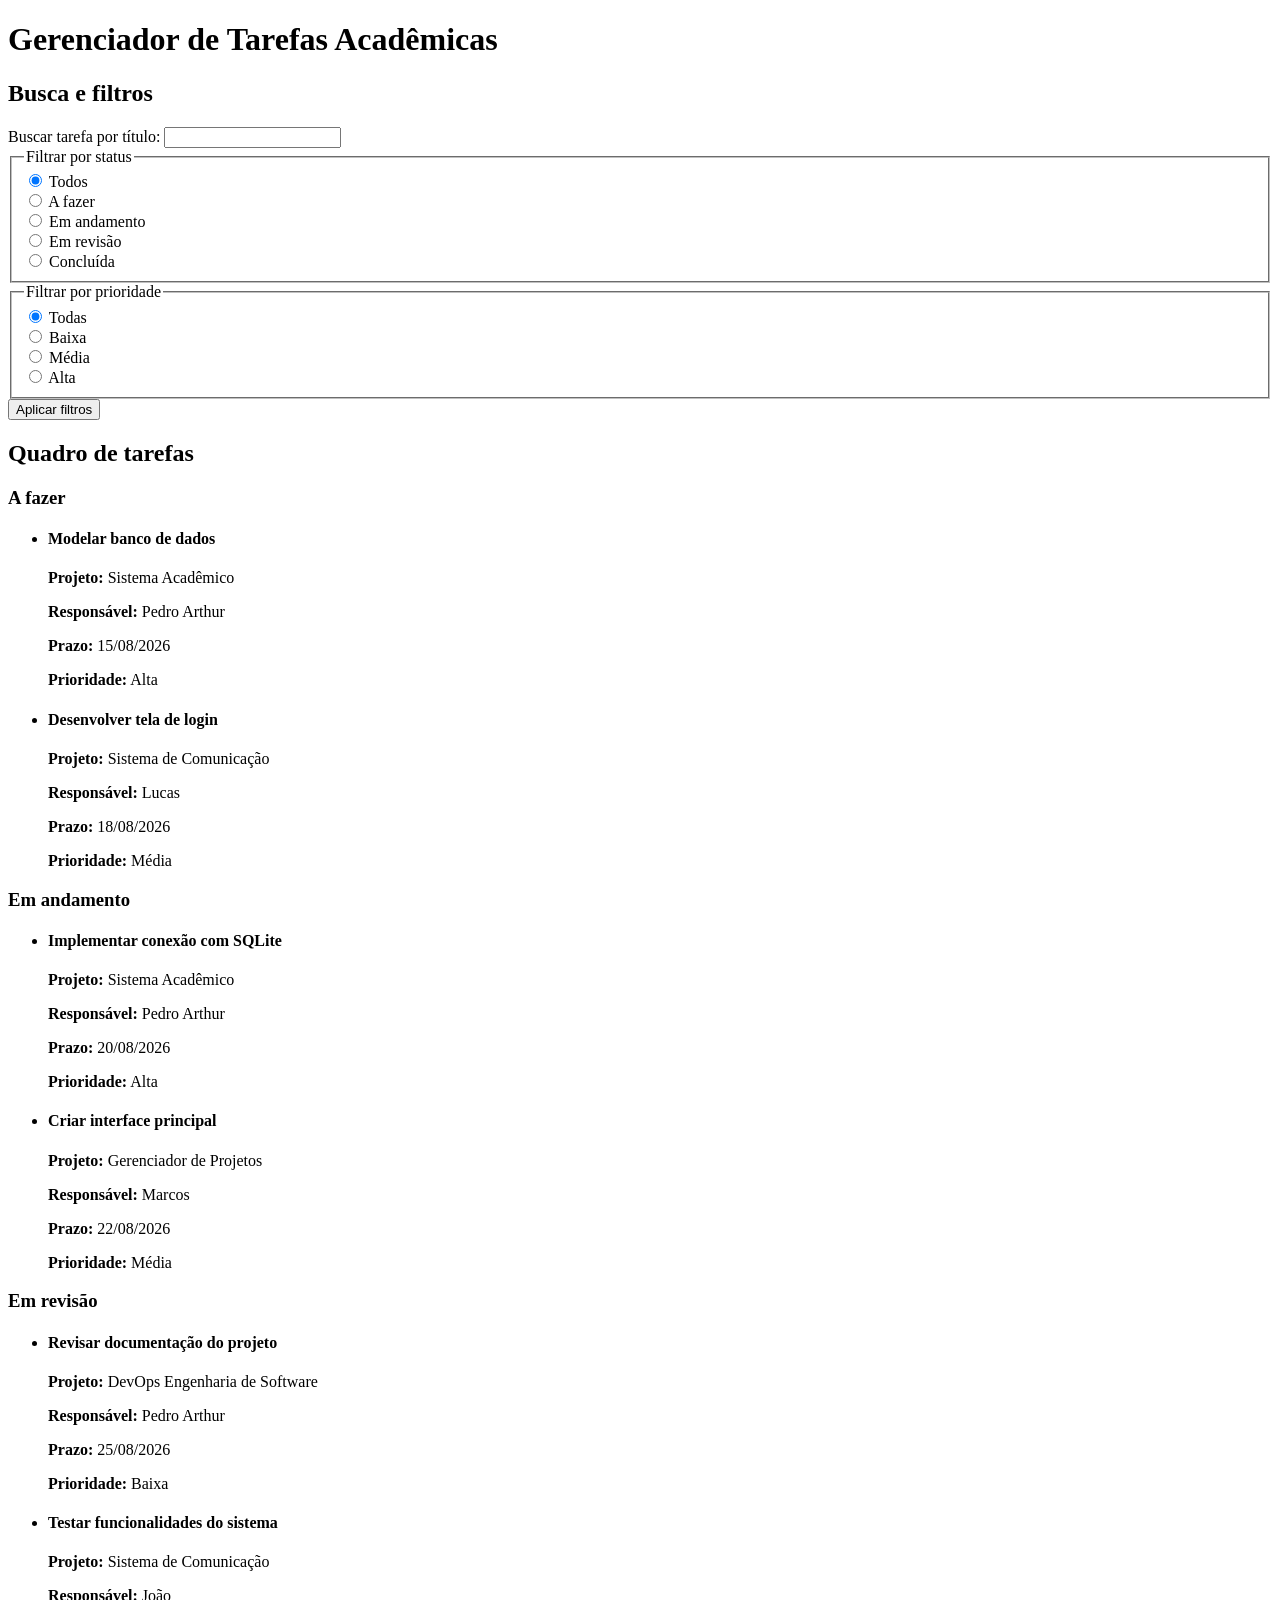
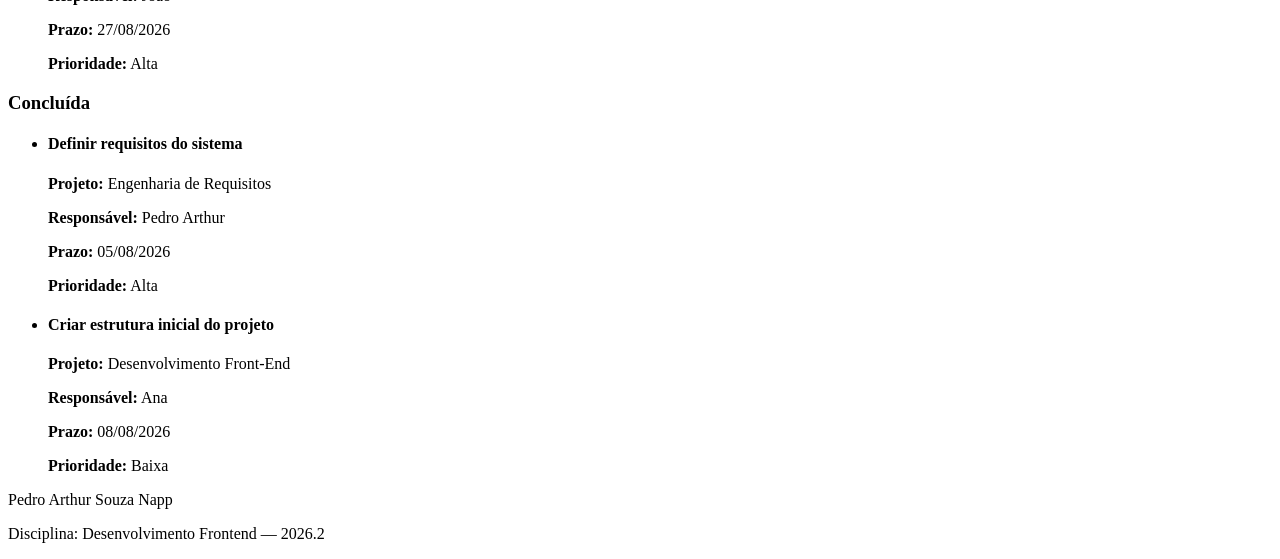
<file: E1-estrutura-semantica/index.html>
<!DOCTYPE html>
<html lang="pt-BR">
<head>
   <meta charset="UTF-8">
   <meta name="viewport" content="width=device-width, initial-scale=1.0">
   <title>Gerenciador de Tarefas Acadêmicas</title>
</head>

<body>
   <header>
      <h1>Gerenciador de Tarefas Acadêmicas</h1>
   </header>

   <main>
      <section aria-labelledby="titulo-filtros">
         <h2 id="titulo-filtros">Busca e filtros</h2>

         <form>
            <div>
               <label for="busca">Buscar tarefa por título:</label>
               <input type="search" id="busca" name="busca">
            </div>

            <fieldset>
               <legend>Filtrar por status</legend>

               <div>
                  <input type="radio" id="status-todos" name="status" value="todos" checked>
                  <label for="status-todos">Todos</label>
               </div>

               <div>
                  <input type="radio" id="status-fazer" name="status" value="a-fazer">
                  <label for="status-fazer">A fazer</label>
               </div>

               <div>
                  <input type="radio" id="status-andamento" name="status" value="em-andamento">
                  <label for="status-andamento">Em andamento</label>
               </div>

               <div>
                  <input type="radio" id="status-revisao" name="status" value="em-revisao">
                  <label for="status-revisao">Em revisão</label>
               </div>

               <div>
                  <input type="radio" id="status-concluida" name="status" value="concluida">
                  <label for="status-concluida">Concluída</label>
               </div>
            </fieldset>

            <fieldset>
               <legend>Filtrar por prioridade</legend>

               <div>
                  <input type="radio" id="prioridade-todas" name="prioridade" value="todas" checked>
                  <label for="prioridade-todas">Todas</label>
               </div>

               <div>
                  <input type="radio" id="prioridade-baixa" name="prioridade" value="baixa">
                  <label for="prioridade-baixa">Baixa</label>
               </div>

               <div>
                  <input type="radio" id="prioridade-media" name="prioridade" value="media">
                  <label for="prioridade-media">Média</label>
               </div>

               <div>
                  <input type="radio" id="prioridade-alta" name="prioridade" value="alta">
                  <label for="prioridade-alta">Alta</label>
               </div>
            </fieldset>

            <button type="submit">Aplicar filtros</button>
         </form>
      </section>

      <section aria-labelledby="titulo-quadro">
         <h2 id="titulo-quadro">Quadro de tarefas</h2>

         <section aria-labelledby="titulo-a-fazer">
            <h3 id="titulo-a-fazer">A fazer</h3>
            <ul>
               <li>
                  <article>
                     <h4>Modelar banco de dados</h4>
                     <p><strong>Projeto:</strong> Sistema Acadêmico</p>
                     <p><strong>Responsável:</strong> Pedro Arthur</p>
                     <p><strong>Prazo:</strong> 15/08/2026</p>
                     <p><strong>Prioridade:</strong> Alta</p>
                  </article>
               </li>

               <li>
                  <article>
                     <h4>Desenvolver tela de login</h4>
                     <p><strong>Projeto:</strong> Sistema de Comunicação</p>
                     <p><strong>Responsável:</strong> Lucas</p>
                     <p><strong>Prazo:</strong> 18/08/2026</p>
                     <p><strong>Prioridade:</strong> Média</p>
                  </article>
               </li>
            </ul>
         </section>

         <section aria-labelledby="titulo-andamento">
            <h3 id="titulo-andamento">Em andamento</h3>
            <ul>
               <li>
                  <article>
                     <h4>Implementar conexão com SQLite</h4>
                     <p><strong>Projeto:</strong> Sistema Acadêmico</p>
                     <p><strong>Responsável:</strong> Pedro Arthur</p>
                     <p><strong>Prazo:</strong> 20/08/2026</p>
                     <p><strong>Prioridade:</strong> Alta</p>
                  </article>
               </li>

               <li>
                  <article>
                     <h4>Criar interface principal</h4>
                     <p><strong>Projeto:</strong> Gerenciador de Projetos</p>
                     <p><strong>Responsável:</strong> Marcos</p>
                     <p><strong>Prazo:</strong> 22/08/2026</p>
                     <p><strong>Prioridade:</strong> Média</p>
                  </article>
               </li>
            </ul>
         </section>

         <section aria-labelledby="titulo-revisao">
            <h3 id="titulo-revisao">Em revisão</h3>

            <ul>
               <li>
                  <article>
                     <h4>Revisar documentação do projeto</h4>
                     <p><strong>Projeto:</strong> DevOps Engenharia de Software</p>
                     <p><strong>Responsável:</strong> Pedro Arthur</p>
                     <p><strong>Prazo:</strong> 25/08/2026</p>
                     <p><strong>Prioridade:</strong> Baixa</p>
                  </article>
               </li>

               <li>
                  <article>
                     <h4>Testar funcionalidades do sistema</h4>
                     <p><strong>Projeto:</strong> Sistema de Comunicação</p>
                     <p><strong>Responsável:</strong> João</p>
                     <p><strong>Prazo:</strong> 27/08/2026</p>
                     <p><strong>Prioridade:</strong> Alta</p>
                  </article>
               </li>
            </ul>
         </section>

         <section aria-labelledby="titulo-concluida">
            <h3 id="titulo-concluida">Concluída</h3>

            <ul>
               <li>
                  <article>
                     <h4>Definir requisitos do sistema</h4>
                     <p><strong>Projeto:</strong> Engenharia de Requisitos</p>
                     <p><strong>Responsável:</strong> Pedro Arthur</p>
                     <p><strong>Prazo:</strong> 05/08/2026</p>
                     <p><strong>Prioridade:</strong> Alta</p>
                  </article>
               </li>

               <li>
                  <article>
                     <h4>Criar estrutura inicial do projeto</h4>
                     <p><strong>Projeto:</strong> Desenvolvimento Front-End</p>
                     <p><strong>Responsável:</strong> Ana</p>
                     <p><strong>Prazo:</strong> 08/08/2026</p>
                     <p><strong>Prioridade:</strong> Baixa</p>
                  </article>
               </li>
            </ul>
         </section>

      </section>
   </main>
   
   <footer>
      <p>Pedro Arthur Souza Napp</p>
      <p>Disciplina: Desenvolvimento Frontend — 2026.2</p>
   </footer>
</body>
</html>
</file>
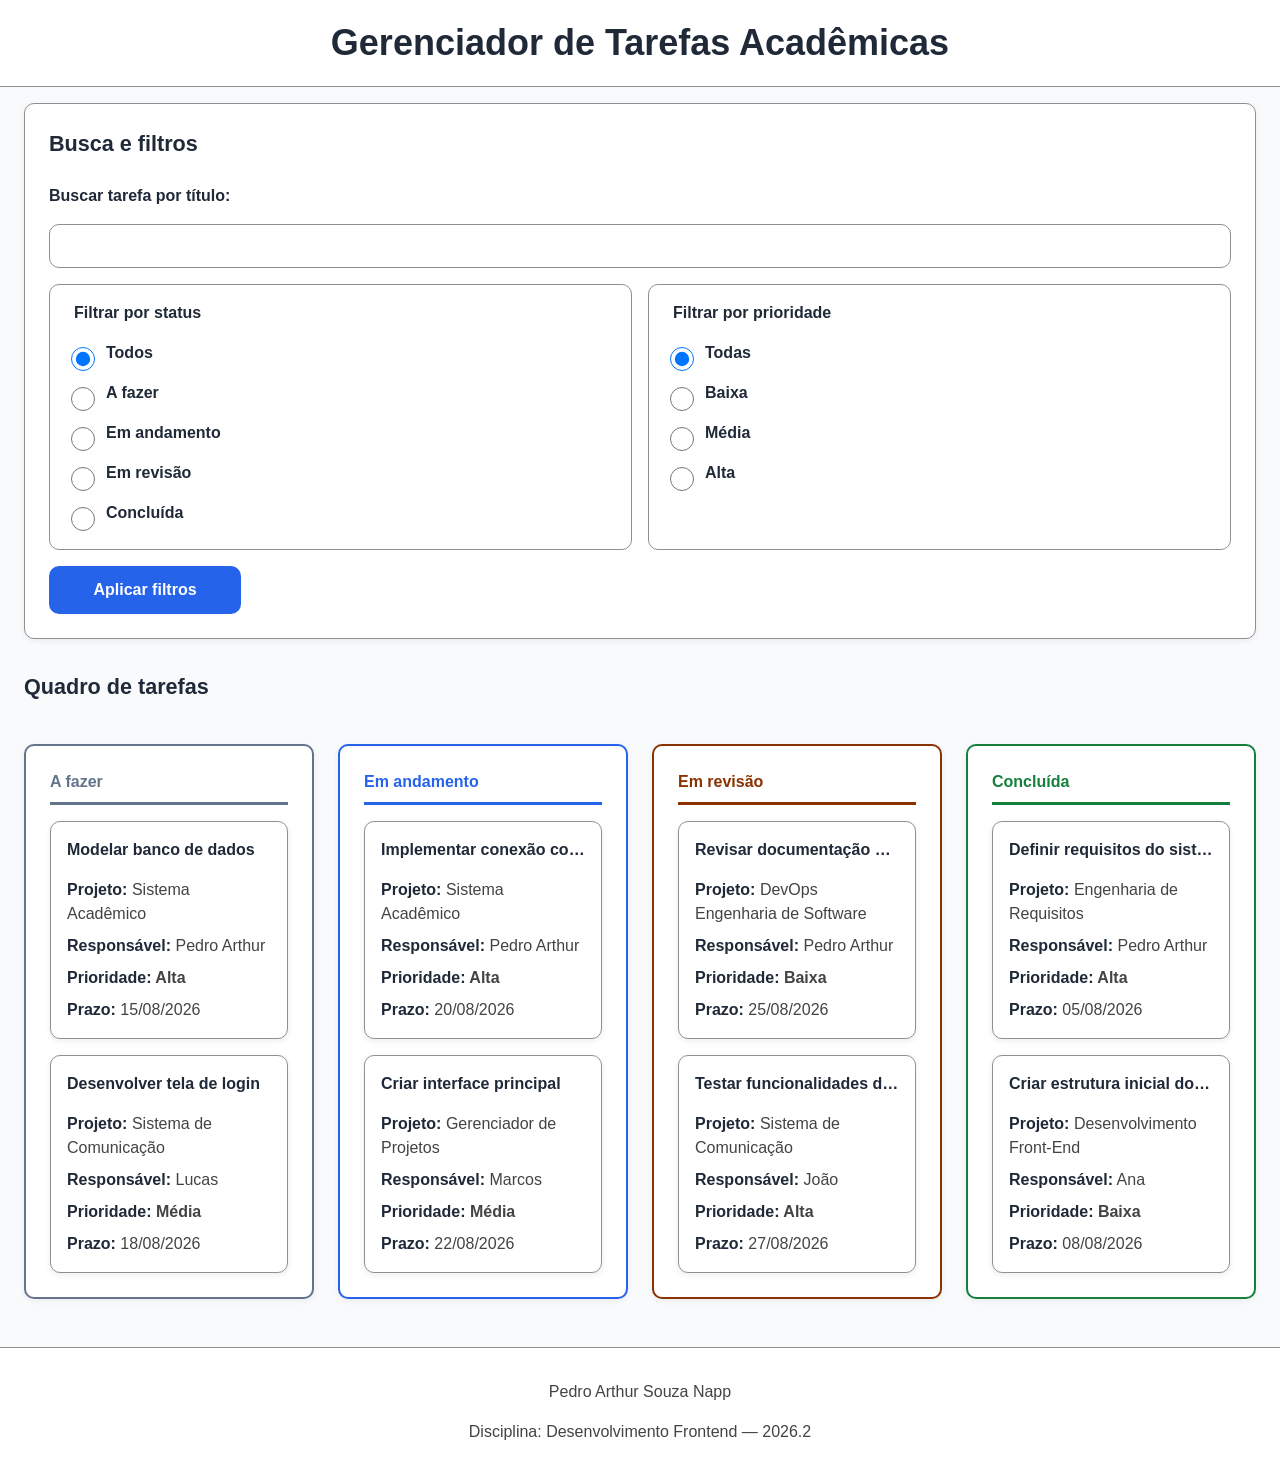
<file: E2-Layout-responsivo/index.html>
<!DOCTYPE html>
<html lang="pt-BR">
<head>
   <meta charset="UTF-8">
   <meta name="viewport" content="width=device-width, initial-scale=1.0">
   <title>Gerenciador de Tarefas Acadêmicas</title>
   <link rel="stylesheet" href="styles.css">
</head>

<body>
   <header>
      <h1>Gerenciador de Tarefas Acadêmicas</h1>
   </header>

   <main>
      <section aria-labelledby="titulo-filtros">
         <h2 id="titulo-filtros">Busca e filtros</h2>

         <form>
            <div>
               <label for="busca">Buscar tarefa por título:</label>
               <input type="search" id="busca" name="busca">
            </div>

            <fieldset>
               <legend>Filtrar por status</legend>

               <div>
                  <input type="radio" id="status-todos" name="status" value="todos" checked>
                  <label for="status-todos">Todos</label>
               </div>

               <div>
                  <input type="radio" id="status-fazer" name="status" value="a-fazer">
                  <label for="status-fazer">A fazer</label>
               </div>

               <div>
                  <input type="radio" id="status-andamento" name="status" value="em-andamento">
                  <label for="status-andamento">Em andamento</label>
               </div>

               <div>
                  <input type="radio" id="status-revisao" name="status" value="em-revisao">
                  <label for="status-revisao">Em revisão</label>
               </div>

               <div>
                  <input type="radio" id="status-concluida" name="status" value="concluida">
                  <label for="status-concluida">Concluída</label>
               </div>
            </fieldset>

            <fieldset>
               <legend>Filtrar por prioridade</legend>

               <div>
                  <input type="radio" id="prioridade-todas" name="prioridade" value="todas" checked>
                  <label for="prioridade-todas">Todas</label>
               </div>

               <div>
                  <input type="radio" id="prioridade-baixa" name="prioridade" value="baixa">
                  <label for="prioridade-baixa">Baixa</label>
               </div>

               <div>
                  <input type="radio" id="prioridade-media" name="prioridade" value="media">
                  <label for="prioridade-media">Média</label>
               </div>

               <div>
                  <input type="radio" id="prioridade-alta" name="prioridade" value="alta">
                  <label for="prioridade-alta">Alta</label>
               </div>
            </fieldset>

            <button type="submit">Aplicar filtros</button>
         </form>
      </section>

      <section class="quadro" aria-labelledby="titulo-quadro">
         <h2 id="titulo-quadro">Quadro de tarefas</h2>

         <section class="coluna-a-fazer" aria-labelledby="titulo-a-fazer">
            <h3 id="titulo-a-fazer">A fazer</h3>
            <ul>
               <li>
                  <article>
                     <h4>Modelar banco de dados</h4>
                     <p><strong>Projeto:</strong> Sistema Acadêmico</p>
                     <p><strong>Responsável:</strong> Pedro Arthur</p>
                     <p class="prioridade"><strong>Prioridade:</strong> Alta</p>
                     <p class="prazo"><strong>Prazo:</strong> 15/08/2026</p>
                  </article>
               </li>

               <li>
                  <article>
                     <h4>Desenvolver tela de login</h4>
                     <p><strong>Projeto:</strong> Sistema de Comunicação</p>
                     <p><strong>Responsável:</strong> Lucas</p>
                     <p class="prioridade"><strong>Prioridade:</strong> Média</p>
                     <p class="prazo"><strong>Prazo:</strong> 18/08/2026</p>
                  </article>
               </li>
            </ul>
         </section>

         <section class="coluna-andamento" aria-labelledby="titulo-andamento">
            <h3 id="titulo-andamento">Em andamento</h3>
            <ul>
               <li>
                  <article>
                     <h4>Implementar conexão com SQLite</h4>
                     <p><strong>Projeto:</strong> Sistema Acadêmico</p>
                     <p><strong>Responsável:</strong> Pedro Arthur</p>
                     <p class="prioridade"><strong>Prioridade:</strong> Alta</p>
                     <p class="prazo"><strong>Prazo:</strong> 20/08/2026</p>
                  </article>
               </li>

               <li>
                  <article>
                     <h4>Criar interface principal</h4>
                     <p><strong>Projeto:</strong> Gerenciador de Projetos</p>
                     <p><strong>Responsável:</strong> Marcos</p>
                     <p class="prioridade"><strong>Prioridade:</strong> Média</p>
                     <p class="prazo"><strong>Prazo:</strong> 22/08/2026</p>
                  </article>
               </li>
            </ul>
         </section>

         <section class="coluna-revisao" aria-labelledby="titulo-revisao">
            <h3 id="titulo-revisao">Em revisão</h3>

            <ul>
               <li>
                  <article>
                     <h4>Revisar documentação do projeto</h4>
                     <p><strong>Projeto:</strong> DevOps Engenharia de Software</p>
                     <p><strong>Responsável:</strong> Pedro Arthur</p>
                     <p class="prioridade"><strong>Prioridade:</strong> Baixa</p>
                     <p class="prazo"><strong>Prazo:</strong> 25/08/2026</p>
                  </article>
               </li>

               <li>
                  <article>
                     <h4>Testar funcionalidades do sistema</h4>
                     <p><strong>Projeto:</strong> Sistema de Comunicação</p>
                     <p><strong>Responsável:</strong> João</p>
                     <p class="prioridade"><strong>Prioridade:</strong> Alta</p>
                     <p class="prazo"><strong>Prazo:</strong> 27/08/2026</p>
                  </article>
               </li>
            </ul>
         </section>

         <section class="coluna-concluida" aria-labelledby="titulo-concluida">
            <h3 id="titulo-concluida">Concluída</h3>

            <ul>
               <li>
                  <article>
                     <h4>Definir requisitos do sistema</h4>
                     <p><strong>Projeto:</strong> Engenharia de Requisitos</p>
                     <p><strong>Responsável:</strong> Pedro Arthur</p>
                     <p class="prioridade"><strong>Prioridade:</strong> Alta</p>
                     <p class="prazo"><strong>Prazo:</strong> 05/08/2026</p>
                  </article>
               </li>

               <li>
                  <article>
                     <h4>Criar estrutura inicial do projeto</h4>
                     <p><strong>Projeto:</strong> Desenvolvimento Front-End</p>
                     <p><strong>Responsável:</strong> Ana</p>
                     <p class="prioridade"><strong>Prioridade:</strong> Baixa</p>
                     <p class="prazo"><strong>Prazo:</strong> 08/08/2026</p>
                  </article>
               </li>
            </ul>
         </section>

      </section>
   </main>
   
   <footer>
      <p>Pedro Arthur Souza Napp</p>
      <p>Disciplina: Desenvolvimento Frontend — 2026.2</p>
   </footer>
</body>
</html>
</file>
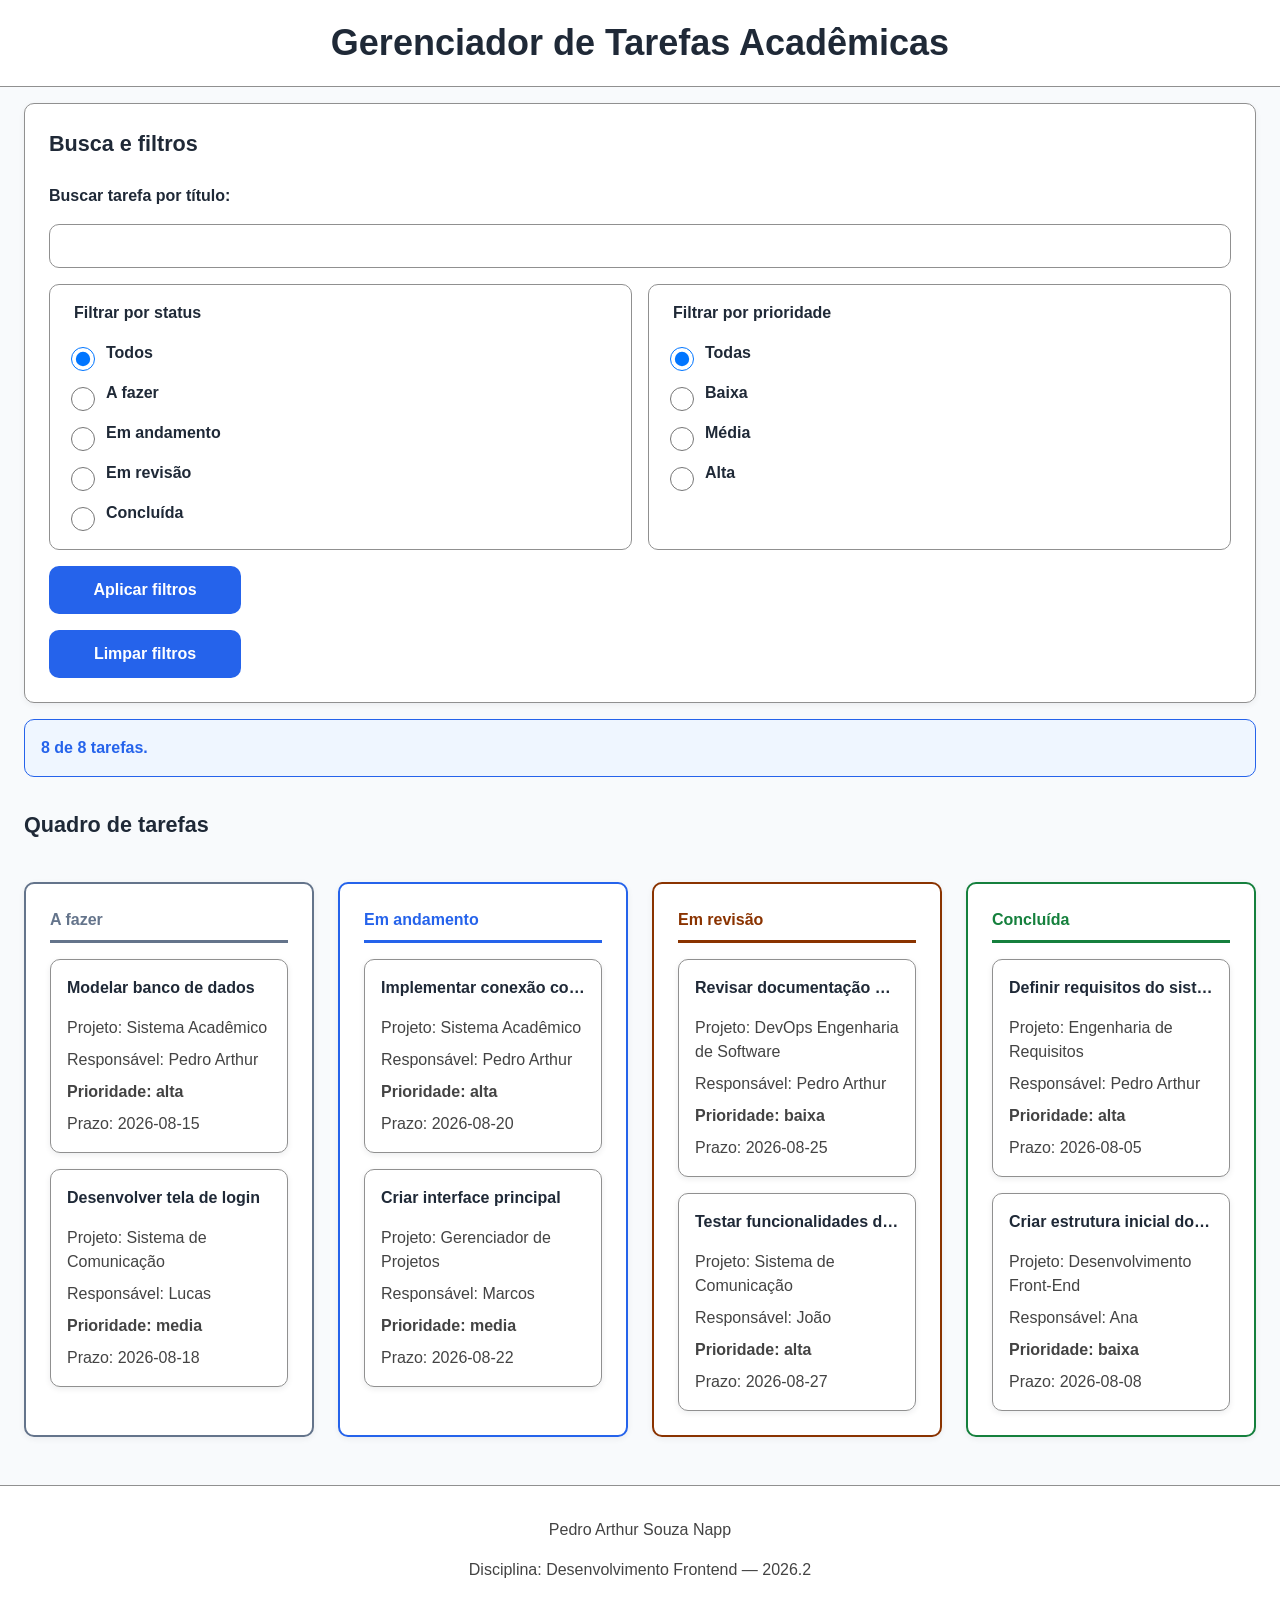
<file: E4/index.html>
<!DOCTYPE html>
<html lang="pt-BR">

<head>
   <meta charset="UTF-8">
   <meta name="viewport" content="width=device-width, initial-scale=1.0">
   <title>Gerenciador de Tarefas Acadêmicas</title>
   <link rel="stylesheet" href="styles.css">
</head>

<body>

   <header>
      <h1>Gerenciador de Tarefas Acadêmicas</h1>
   </header>

   <main>

      <section aria-labelledby="titulo-filtros">
         <h2 id="titulo-filtros">Busca e filtros</h2>

         <form>

            <div>
               <label for="busca">Buscar tarefa por título:</label>
               <input type="search" id="busca" name="busca">
            </div>

            <fieldset>
               <legend>Filtrar por status</legend>

               <div>
                  <input type="radio" id="status-todos" name="status" value="todos" checked>
                  <label for="status-todos">Todos</label>
               </div>

               <div>
                  <input type="radio" id="status-fazer" name="status" value="a-fazer">
                  <label for="status-fazer">A fazer</label>
               </div>

               <div>
                  <input type="radio" id="status-andamento" name="status" value="em-andamento">
                  <label for="status-andamento">Em andamento</label>
               </div>

               <div>
                  <input type="radio" id="status-revisao" name="status" value="em-revisao">
                  <label for="status-revisao">Em revisão</label>
               </div>

               <div>
                  <input type="radio" id="status-concluida" name="status" value="concluida">
                  <label for="status-concluida">Concluída</label>
               </div>

            </fieldset>

            <fieldset>
               <legend>Filtrar por prioridade</legend>

               <div>
                  <input type="radio" id="prioridade-todas" name="prioridade" value="todas" checked>
                  <label for="prioridade-todas">Todas</label>
               </div>

               <div>
                  <input type="radio" id="prioridade-baixa" name="prioridade" value="baixa">
                  <label for="prioridade-baixa">Baixa</label>
               </div>

               <div>
                  <input type="radio" id="prioridade-media" name="prioridade" value="media">
                  <label for="prioridade-media">Média</label>
               </div>

               <div>
                  <input type="radio" id="prioridade-alta" name="prioridade" value="alta">
                  <label for="prioridade-alta">Alta</label>
               </div>

            </fieldset>

            <button type="submit">Aplicar filtros</button>

            <button type="button" id="limpar-filtros"> Limpar filtros </button>

         </form>
      </section>


      <!-- Região para informar os estados da aplicação -->
      <div class="status-aplicacao" role="status" aria-live="polite"  data-status></div>


      <section class="quadro" aria-labelledby="titulo-quadro" data-quadro>

         <h2 id="titulo-quadro">Quadro de tarefas</h2>


         <!-- A FAZER -->
         <section class="coluna-a-fazer" aria-labelledby="titulo-a-fazer">

            <h3 id="titulo-a-fazer">A fazer</h3>

            <ul data-lista-status="a-fazer"></ul>

         </section>


         <!-- EM ANDAMENTO -->
         <section class="coluna-andamento" aria-labelledby="titulo-andamento">

            <h3 id="titulo-andamento">Em andamento</h3>

            <ul data-lista-status="em-andamento"></ul>

         </section>


         <!-- EM REVISÃO -->
         <section class="coluna-revisao" aria-labelledby="titulo-revisao">

            <h3 id="titulo-revisao">Em revisão</h3>

            <ul data-lista-status="em-revisao"></ul>

         </section>


         <!-- CONCLUÍDA -->
         <section class="coluna-concluida" aria-labelledby="titulo-concluida">

            <h3 id="titulo-concluida">Concluída</h3>

            <ul data-lista-status="concluida"></ul>

         </section>

      </section>

   </main>


   <footer>

      <p>Pedro Arthur Souza Napp</p>

      <p>Disciplina: Desenvolvimento Frontend — 2026.2</p>

   </footer>


   <script type="module" src="./js/app.js"></script>

</body>

</html>
</file>
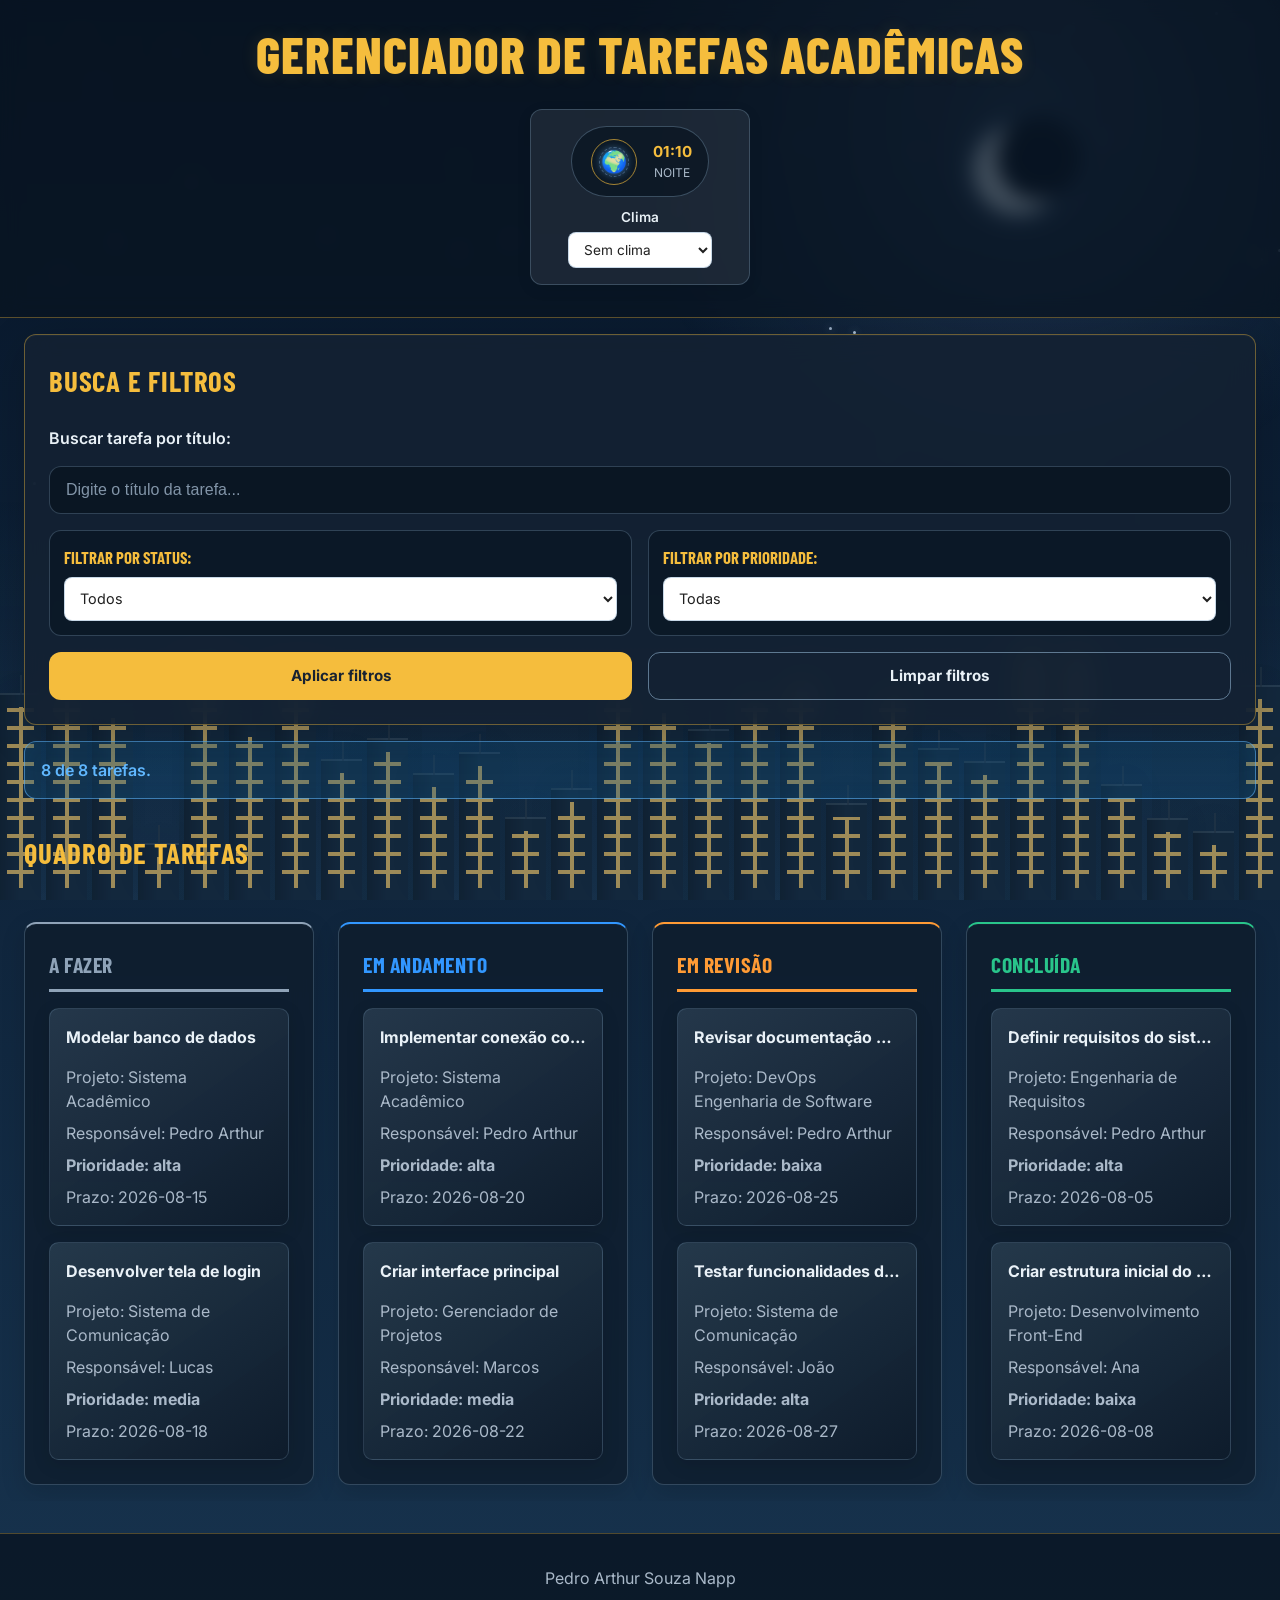
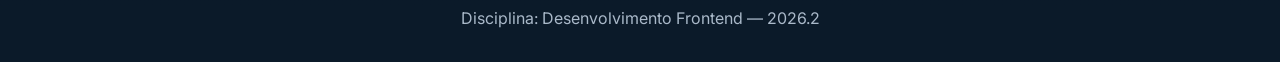
<file: Extra/index.html>
<!DOCTYPE html>
<html lang="pt-BR">

<head>
   <meta charset="UTF-8">
   <meta name="viewport" content="width=device-width, initial-scale=1.0">
   <title>Gerenciador de Tarefas Acadêmicas</title>
   <link rel="stylesheet" href="styles.css">
</head>

<body>
   
   
   <div class="clima" id="clima" aria-hidden="true">
      <div class="chuva"></div>
      <div class="neblina"></div>
      <div class="relampago"></div>
   </div>
<!-- Sistema de clima -->

   <header>
      <h1>Gerenciador de Tarefas Acadêmicas</h1>

      <!-- Caixa do horário e clima -->
      <div class="painel-status">

         <!-- Ciclo de dia e noite -->
         <div class="ciclo-dia-noite">

               <div class="ciclo-orbita">
                  <div class="terra">🌍</div>
                  <div class="ciclo-astro"></div>
               </div>

               <div class="ciclo-info">
                  <span class="ciclo-hora"></span>
                  <span class="ciclo-periodo"></span>
               </div>

         </div>

         <!-- Seletor de clima -->
         <div class="seletor-clima">

               <label for="selecao-clima">Clima</label>

               <select id="selecao-clima">
                  <option value="">Sem clima</option>
                  <option value="chuva">🌧️ Chuva</option>
                  <option value="neblina">🌫️ Neblina</option>
                  <option value="tempestade">⛈️ Tempestade</option>
               </select>

         </div>

      </div>
   </header>

   <main>

      
      <section aria-labelledby="titulo-filtros">
         <h2 id="titulo-filtros">Busca e filtros</h2>

         <form>

            <!-- Busca -->
            <div class="campo-busca">
                  <label for="busca">Buscar tarefa por título:</label>
                  <input
                     type="search"
                     id="busca"
                     name="busca"
                     placeholder="Digite o título da tarefa..."
                  >
            </div>

            <!-- Caixa de filtros -->
            <div class="caixas-filtros">

                  <div class="caixa-filtro">
                     <label for="status">Filtrar por status:</label>

                     <select id="status" name="status">
                        <option value="todos">Todos</option>
                        <option value="a-fazer">A fazer</option>
                        <option value="em-andamento">Em andamento</option>
                        <option value="em-revisao">Em revisão</option>
                        <option value="concluida">Concluída</option>
                     </select>
                  </div>

                  <div class="caixa-filtro">
                     <label for="prioridade">Filtrar por prioridade:</label>

                     <select id="prioridade" name="prioridade">
                        <option value="todas">Todas</option>
                        <option value="baixa">Baixa</option>
                        <option value="media">Média</option>
                        <option value="alta">Alta</option>
                     </select>
                  </div>

            </div>

            <!-- Botões -->
            <div class="botoes-filtros">
                  <button type="submit">Aplicar filtros</button>

                  <button type="button" id="limpar-filtros">Limpar filtros </button>
            </div>

         </form>
      </section>


      <!-- Região para informar os estados da aplicação -->
      <div class="status-aplicacao" role="status" aria-live="polite"  data-status></div>


      <section class="quadro" aria-labelledby="titulo-quadro" data-quadro>

         <h2 id="titulo-quadro">Quadro de tarefas</h2>


         <!-- A FAZER -->
         <section class="coluna-a-fazer" aria-labelledby="titulo-a-fazer">

            <h3 id="titulo-a-fazer">A fazer</h3>

            <ul data-lista-status="a-fazer"></ul>

         </section>


         <!-- EM ANDAMENTO -->
         <section class="coluna-andamento" aria-labelledby="titulo-andamento">

            <h3 id="titulo-andamento">Em andamento</h3>

            <ul data-lista-status="em-andamento"></ul>

         </section>


         <!-- EM REVISÃO -->
         <section class="coluna-revisao" aria-labelledby="titulo-revisao">

            <h3 id="titulo-revisao">Em revisão</h3>

            <ul data-lista-status="em-revisao"></ul>

         </section>


         <!-- CONCLUÍDA -->
         <section class="coluna-concluida" aria-labelledby="titulo-concluida">

            <h3 id="titulo-concluida">Concluída</h3>

            <ul data-lista-status="concluida"></ul>

         </section>

      </section>

   </main>


   <footer>

      <p>Pedro Arthur Souza Napp</p>

      <p>Disciplina: Desenvolvimento Frontend — 2026.2</p>

   </footer>


   <script type="module" src="./js/app.js"></script>

</body>

</html>
</file>
<file: E2-Layout-responsivo/styles.css>
:root {
    /* Cores gerais */
    --cor-fundo: #f8fafc;
    --cor-superficie: #ffffff;
    --cor-texto: #1f2937;
    --cor-texto-secundario: #434343;
    --cor-borda: #909090;
    --cor-fundo-filtro: #ffffff;

    /* Cores dos status */
    --cor-a-fazer: #64748b;
    --cor-andamento: #2563eb;
    --cor-revisao: #8a3300;
    --cor-concluida: #15803d;

    /* Espaçamentos */
    --espaco-1: 0.5rem;
    --espaco-2: 1rem;
    --espaco-3: 1.5rem;
    --espaco-4: 2rem;

    /* Bordas */
    --raio: 0.625rem;
}

/* =========================
   CONFIGURAÇÃO GERAL
   ========================= */

* {
    box-sizing: border-box;
}

body {
    margin: 0;
    background-color: var(--cor-fundo);
    color: var(--cor-texto);
    font-family: Arial, sans-serif;
    font-size: 1rem;
    line-height: 1.5;
}

header,
main,
footer {
    padding: var(--espaco-2);
}

/* =========================
   CABEÇALHO
   ========================= */

header {
    background-color: var(--cor-superficie);
    border-bottom: 1px solid var(--cor-borda);
    text-align: center;
}

header h1 {
    max-width: 120rem;
    margin: 0 auto;
    font-size: clamp(1.5rem, 4vw, 2.25rem);
}

/* =========================
   ÁREA PRINCIPAL
   ========================= */

main {
    width: 100%;
    max-width: 120rem;
    margin: 0 auto;
    overflow-x: hidden;
}

/* =========================
   BUSCA E FILTROS
   ========================= */

main > section:first-child {
    padding: var(--espaco-3);

    background-color: var(--cor-superficie);

    border: 1px solid var(--cor-borda);
    border-radius: var(--raio);

    box-shadow: 0 2px 6px rgba(15, 23, 42, 0.06);
}

main > section:first-child h2 {
    margin-top: 0;
    margin-bottom: var(--espaco-3);
    font-size: 1.35rem;
}

form {
    display: flex;
    flex-direction: column;
    gap: var(--espaco-2);
}

/* Campo de busca */

form > div {
    display: flex;
    flex-direction: column;
    gap: var(--espaco-1);
}

label, 
legend { 
    float: left; 
    width: 100%; 
    padding: 0; 
    margin-bottom: 
    var(--espaco-1); 
    font-weight: bold; }

input[type="search"] {
    width: 100%;
    min-height: 2.75rem;

    padding: var(--espaco-1) var(--espaco-2);

    border: 1px solid var(--cor-borda);
    border-radius: var(--raio);

    background-color: var(--cor-superficie);
    color: var(--cor-texto);

    font-size: 1rem;
}

input[type="search"]:focus {
    border-color: var(--cor-andamento);
}

/* =========================
   FILTROS
   ========================= */

fieldset {
    display: flex;
    flex-direction: column;

    gap: var(--espaco-1);

    min-width: 0;

    margin: 0;
    padding: var(--espaco-2);

    border: 1px solid var(--cor-borda);
    border-radius: var(--raio);

    background-color: var(--cor-fundo-filtro);
}

fieldset legend {
    padding: 0 var(--espaco-1);
    color: var(--cor-texto);
}

fieldset div {
    display: flex;
    align-items: center;

    gap: var(--espaco-1);

    min-height: 2rem;
}

input[type="radio"] {
    width: 1.5rem;
    height: 1.5rem;
    flex-shrink: 0;
}

/* =========================
   BOTÃO
   ========================= */

button {
    width: 100%;
    min-height: 3rem;

    padding: var(--espaco-1) var(--espaco-2);

    border: none;
    border-radius: var(--raio);

    background-color: var(--cor-andamento);
    color: #ffffff;

    font-size: 1rem;
    font-weight: bold;

    cursor: pointer;
}

button:hover {
    background-color: #1d4ed8;
}

button:active {
    transform: translateY(1px);
}

/* =========================
   FOCO VISÍVEL
   ========================= */

input:focus-visible,
button:focus-visible {
    outline: 3px solid #005fcc;
    outline-offset: 2px;
}

/* =========================
   QUADRO KANBAN
   ========================= */

#titulo-quadro {
    margin-top: var(--espaco-4);
    margin-bottom: var(--espaco-2);

    font-size: 1.35rem;
}

.quadro {
    display: grid;

    grid-template-columns: 1fr;

    gap: var(--espaco-2);
}

.quadro > h2 {
    grid-column: 1 / -1;
}

/* =========================
   COLUNAS DO KANBAN
   ========================= */

.quadro > section {
    display: flex;
    flex-direction: column;

    min-width: 0;

    gap: var(--espaco-2);

    padding: var(--espaco-2);

    background-color: var(--cor-superficie);

    border: 2px solid var(--cor-borda);
    border-radius: var(--raio);

    box-shadow: 0 2px 6px rgba(15, 23, 42, 0.06);
}

.quadro > section h3 {
    margin: 0;

    padding-bottom: var(--espaco-1);

    font-size: 1rem;
}

/* =========================
   CORES DOS STATUS e colunas
   ========================= */

#titulo-a-fazer {
    color: var(--cor-a-fazer);
    border-bottom: 3px solid var(--cor-a-fazer);
}

#titulo-andamento {
    color: var(--cor-andamento);
    border-bottom: 3px solid var(--cor-andamento);
}

#titulo-revisao {
    color: var(--cor-revisao);
    border-bottom: 3px solid var(--cor-revisao);
}

#titulo-concluida {
    color: var(--cor-concluida);
    border-bottom: 3px solid var(--cor-concluida);
}

.coluna-a-fazer {
    border-color: var(--cor-a-fazer) !important;
}

.coluna-andamento {
    border-color: var(--cor-andamento) !important;
}

.coluna-revisao {
    border-color: var(--cor-revisao) !important;
}

.coluna-concluida {
    border-color: var(--cor-concluida) !important;
}
/* =========================
   LISTA DE TAREFAS
   ========================= */

.quadro ul {
    display: flex;
    flex-direction: column;

    gap: var(--espaco-2);

    margin: 0;
    padding: 0;

    list-style: none;
}

.quadro li {
    min-width: 0;
}

/* =========================
   CARTÕES DE TAREFA
   ========================= */

.quadro article {
    display: flex;
    flex-direction: column;

    min-width: 0;
    min-height: 10rem;

    gap: var(--espaco-1);

    padding: var(--espaco-2);

    background-color: var(--cor-superficie);

    border: 1px solid var(--cor-borda);
    border-radius: var(--raio);

    outline: 1px solid var(--cor-titulo);
    outline-offset: 4px;
    
    box-shadow: 0 2px 6px rgba(15, 23, 42, 0.08);

    transition:
        transform 0.15s ease,
        box-shadow 0.15s ease;
}

.quadro article:hover {
    transform: translateY(-2px);

    box-shadow: 0 5px 12px rgba(15, 23, 42, 0.12);
}

/* Título */

.quadro article h4 {
    min-width: 0;
    margin: 0 0 var(--espaco-1);
    overflow: hidden;
    text-overflow: ellipsis;
    white-space: nowrap;
    color: var(--cor-texto);
    font-size: 1rem;
}

/* Informações */

.quadro article p {
    margin: 0;

    color: var(--cor-texto-secundario);

    overflow-wrap: break-word;
}

.quadro article strong {
    color: var(--cor-texto);
}

/* Prazo na parte inferior */

.quadro article .prazo {
    margin-top: auto;
}

/* Prioridade */

.prioridade {
    font-weight: bold;
}

/* =========================
   RODAPÉ
   ========================= */

footer {
    width: 100%;
    text-align: center;
    margin-top: var(--espaco-4);

    background-color: var(--cor-superficie);

    border-top: 1px solid var(--cor-borda);

    color: var(--cor-texto-secundario);
}

/* =========================
   TABLET
   ========================= */

/*
   A partir de 700px os filtros passam
   para duas colunas para aproveitar
   melhor o espaço horizontal.
*/

@media (min-width: 700px) {

    form {
        display: grid;

        grid-template-columns: 1fr 1fr;

        gap: var(--espaco-2);
    }

    form > div {
        grid-column: 1 / -1;
    }

    form fieldset {
        min-width: 0;
    }

    form button {
        grid-column: 1 / -1;

        width: 12rem;
    }
}

/* =========================
   DESKTOP
   ========================= */

/*
   A partir de 900px as quatro colunas
   passam a ficar lado a lado, pois
   existe espaço suficiente para manter
   os cartões legíveis.
*/

@media (min-width: 900px) {

    .quadro {
        grid-template-columns:
            repeat(4, minmax(0, 1fr));
    }

    .quadro > section {
        min-height: 28rem;
    }

    .quadro article {
        min-height: 11rem;
    }
}

/* =========================
   TELAS GRANDES
   ========================= */

/*
   A partir de 1200px aumentamos os
   espaços laterais para aproveitar
   melhor telas maiores.
*/

@media (min-width: 1200px) {

    header,
    main,
    footer {
        padding-left: var(--espaco-3);
        padding-right: var(--espaco-3);
    }

    main > section:first-child {
        padding: var(--espaco-3);
    }

    .quadro {
        gap: var(--espaco-3);
    }

    .quadro > section {
        padding: var(--espaco-3);
    }
}
</file>
<file: E4/styles.css>
:root {
    /* Cores gerais */
    --cor-fundo: #f8fafc;
    --cor-superficie: #ffffff;
    --cor-texto: #1f2937;
    --cor-texto-secundario: #434343;
    --cor-borda: #909090;
    --cor-fundo-filtro: #ffffff;

    /* Cores dos status */
    --cor-a-fazer: #64748b;
    --cor-andamento: #2563eb;
    --cor-revisao: #8a3300;
    --cor-concluida: #15803d;

    /* Estado da aplicação */
    --cor-status: #2563eb;
    --cor-fundo-status: #eff6ff;

    /* Espaçamentos */
    --espaco-1: 0.5rem;
    --espaco-2: 1rem;
    --espaco-3: 1.5rem;
    --espaco-4: 2rem;

    /* Bordas */
    --raio: 0.625rem;
}

/* =========================
   CONFIGURAÇÃO GERAL
   ========================= */

* {
    box-sizing: border-box;
}

body {
    margin: 0;
    background-color: var(--cor-fundo);
    color: var(--cor-texto);
    font-family: Arial, sans-serif;
    font-size: 1rem;
    line-height: 1.5;
}

header,
main,
footer {
    padding: var(--espaco-2);
}

/* =========================
   CABEÇALHO
   ========================= */

header {
    background-color: var(--cor-superficie);
    border-bottom: 1px solid var(--cor-borda);
    text-align: center;
}

header h1 {
    max-width: 120rem;
    margin: 0 auto;
    font-size: clamp(1.5rem, 4vw, 2.25rem);
}

/* =========================
   ÁREA PRINCIPAL
   ========================= */

main {
    width: 100%;
    max-width: 120rem;
    margin: 0 auto;
    overflow-x: hidden;
}

/* =========================
   BUSCA E FILTROS
   ========================= */

main > section:first-child {
    padding: var(--espaco-3);

    background-color: var(--cor-superficie);

    border: 1px solid var(--cor-borda);
    border-radius: var(--raio);

    box-shadow: 0 2px 6px rgba(15, 23, 42, 0.06);
}

main > section:first-child h2 {
    margin-top: 0;
    margin-bottom: var(--espaco-3);
    font-size: 1.35rem;
}

form {
    display: flex;
    flex-direction: column;
    gap: var(--espaco-2);
}

/* Campo de busca */

form > div {
    display: flex;
    flex-direction: column;
    gap: var(--espaco-1);
}

label, 
legend { 
    float: left; 
    width: 100%; 
    padding: 0; 
    margin-bottom: 
    var(--espaco-1); 
    font-weight: bold; }

input[type="search"] {
    width: 100%;
    min-height: 2.75rem;

    padding: var(--espaco-1) var(--espaco-2);

    border: 1px solid var(--cor-borda);
    border-radius: var(--raio);

    background-color: var(--cor-superficie);
    color: var(--cor-texto);

    font-size: 1rem;
}

input[type="search"]:focus {
    border-color: var(--cor-andamento);
}

/* =========================
   FILTROS
   ========================= */

fieldset {
    display: flex;
    flex-direction: column;

    gap: var(--espaco-1);

    min-width: 0;

    margin: 0;
    padding: var(--espaco-2);

    border: 1px solid var(--cor-borda);
    border-radius: var(--raio);

    background-color: var(--cor-fundo-filtro);
}

fieldset legend {
    padding: 0 var(--espaco-1);
    color: var(--cor-texto);
}

fieldset div {
    display: flex;
    align-items: center;

    gap: var(--espaco-1);

    min-height: 2rem;
}

input[type="radio"] {
    width: 1.5rem;
    height: 1.5rem;
    flex-shrink: 0;
}

/* =========================
   BOTÃO
   ========================= */

button {
    width: 100%;
    min-height: 3rem;

    padding: var(--espaco-1) var(--espaco-2);

    border: none;
    border-radius: var(--raio);

    background-color: var(--cor-andamento);
    color: #ffffff;

    font-size: 1rem;
    font-weight: bold;

    cursor: pointer;
}

button:hover {
    background-color: #1d4ed8;
}

button:active {
    transform: translateY(1px);
}

/* =========================
   FOCO VISÍVEL
   ========================= */

input:focus-visible,
button:focus-visible {
    outline: 3px solid #005fcc;
    outline-offset: 2px;
}

/* =========================
   ESTADO DA APLICAÇÃO
   ========================= */

.status-aplicacao {
    display: flex;
    align-items: center;

    min-height: 3.5rem;

    margin-top: var(--espaco-2);
    padding: var(--espaco-2);

    background-color: var(--cor-fundo-status);

    border: 1px solid var(--cor-status);
    border-radius: var(--raio);

    color: var(--cor-status);

    font-weight: bold;
}


/* =========================
   QUADRO KANBAN
   ========================= */

#titulo-quadro {
    margin-top: var(--espaco-4);
    margin-bottom: var(--espaco-2);

    font-size: 1.35rem;
}

.quadro {
    display: grid;

    grid-template-columns: 1fr;

    gap: var(--espaco-2);
}

.quadro > h2 {
    grid-column: 1 / -1;
}

/* =========================
   COLUNAS DO KANBAN
   ========================= */

.quadro > section {
    display: flex;
    flex-direction: column;

    min-width: 0;

    gap: var(--espaco-2);

    padding: var(--espaco-2);

    background-color: var(--cor-superficie);

    border: 2px solid var(--cor-borda);
    border-radius: var(--raio);

    box-shadow: 0 2px 6px rgba(15, 23, 42, 0.06);
}

.quadro > section h3 {
    margin: 0;

    padding-bottom: var(--espaco-1);

    font-size: 1rem;
}

/* =========================
   CORES DOS STATUS e colunas
   ========================= */

#titulo-a-fazer {
    color: var(--cor-a-fazer);
    border-bottom: 3px solid var(--cor-a-fazer);
}

#titulo-andamento {
    color: var(--cor-andamento);
    border-bottom: 3px solid var(--cor-andamento);
}

#titulo-revisao {
    color: var(--cor-revisao);
    border-bottom: 3px solid var(--cor-revisao);
}

#titulo-concluida {
    color: var(--cor-concluida);
    border-bottom: 3px solid var(--cor-concluida);
}

.coluna-a-fazer {
    border-color: var(--cor-a-fazer) !important;
}

.coluna-andamento {
    border-color: var(--cor-andamento) !important;
}

.coluna-revisao {
    border-color: var(--cor-revisao) !important;
}

.coluna-concluida {
    border-color: var(--cor-concluida) !important;
}
/* =========================
   LISTA DE TAREFAS
   ========================= */

.quadro ul {
    display: flex;
    flex-direction: column;

    gap: var(--espaco-2);

    margin: 0;
    padding: 0;

    list-style: none;
}

.quadro li {
    min-width: 0;
}

/* =========================
   CARTÕES DE TAREFA
   ========================= */

.quadro article {
    display: flex;
    flex-direction: column;

    min-width: 0;
    min-height: 10rem;

    gap: var(--espaco-1);

    padding: var(--espaco-2);

    background-color: var(--cor-superficie);

    border: 1px solid var(--cor-borda);
    border-radius: var(--raio);

    outline: 1px solid var(--cor-titulo);
    outline-offset: 4px;
    
    box-shadow: 0 2px 6px rgba(15, 23, 42, 0.08);

    transition:
        transform 0.15s ease,
        box-shadow 0.15s ease;
}

.quadro article:hover {
    transform: translateY(-2px);

    box-shadow: 0 5px 12px rgba(15, 23, 42, 0.12);
}

/* Título */

.quadro article h4 {
    min-width: 0;
    margin: 0 0 var(--espaco-1);
    overflow: hidden;
    text-overflow: ellipsis;
    white-space: nowrap;
    color: var(--cor-texto);
    font-size: 1rem;
}

/* Informações */

.quadro article p {
    margin: 0;

    color: var(--cor-texto-secundario);

    overflow-wrap: break-word;
}

.quadro article strong {
    color: var(--cor-texto);
}

/* Prazo na parte inferior */

.quadro article .prazo {
    margin-top: auto;
}

/* Prioridade */

.prioridade {
    font-weight: bold;
}

/* =========================
   RODAPÉ
   ========================= */

footer {
    width: 100%;
    text-align: center;
    margin-top: var(--espaco-4);

    background-color: var(--cor-superficie);

    border-top: 1px solid var(--cor-borda);

    color: var(--cor-texto-secundario);
}

/* =========================
   TABLET
   ========================= */

/*
   A partir de 700px os filtros passam
   para duas colunas para aproveitar
   melhor o espaço horizontal.
*/

@media (min-width: 700px) {

    form {
        display: grid;

        grid-template-columns: 1fr 1fr;

        gap: var(--espaco-2);
    }

    form > div {
        grid-column: 1 / -1;
    }

    form fieldset {
        min-width: 0;
    }

    form button {
        grid-column: 1 / -1;

        width: 12rem;
    }
}

/* =========================
   DESKTOP
   ========================= */

/*
   A partir de 900px as quatro colunas
   passam a ficar lado a lado, pois
   existe espaço suficiente para manter
   os cartões legíveis.
*/

@media (min-width: 900px) {

    .quadro {
        grid-template-columns:
            repeat(4, minmax(0, 1fr));
    }

    .quadro > section {
        min-height: 28rem;
    }

    .quadro article {
        min-height: 11rem;
    }
}

/* =========================
   TELAS GRANDES
   ========================= */

/*
   A partir de 1200px aumentamos os
   espaços laterais para aproveitar
   melhor telas maiores.
*/

@media (min-width: 1200px) {

    header,
    main,
    footer {
        padding-left: var(--espaco-3);
        padding-right: var(--espaco-3);
    }

    main > section:first-child {
        padding: var(--espaco-3);
    }

    .quadro {
        gap: var(--espaco-3);
    }

    .quadro > section {
        padding: var(--espaco-3);
    }
}
</file>
<file: Extra/styles.css>
@import url('https://fonts.googleapis.com/css2?family=Barlow+Condensed:wght@400;500;600;700;800&family=Inter:wght@400;500;600;700&display=swap');

/* =========================
   VARIÁVEIS
   ========================= */

:root {
    --cor-fundo: #101b2b;
    --cor-superficie: rgba(20, 34, 51, 0.88);
    --cor-texto: #e9f1f7;
    --cor-texto-secundario: #aab9c9;
    --cor-borda: rgba(145, 178, 207, 0.28);
    --cor-fundo-filtro: rgba(12, 24, 38, 0.75);

    --cor-destaque: #f5bd3d;
    --cor-destaque-hover: #ffd66b;

    --cor-a-fazer: #8fa3b8;
    --cor-andamento: #3297ff;
    --cor-revisao: #ff9b35;
    --cor-concluida: #29c58b;

    --cor-status: #61b8ff;
    --cor-fundo-status: rgba(22, 91, 145, 0.25);

    --ceu-topo: #162c48;
    --ceu-baixo: #6c9db8;
    --luz-cor: #ffd477;
    --luz-opacidade: 0.25;
    --cidade-cor: #253b50;
    --cidade-frente: #172b3d;
    --janela-cor: #f4c76b;
    --neblina-cor: rgba(170, 207, 220, 0.15);

    --espaco-1: 0.5rem;
    --espaco-2: 1rem;
    --espaco-3: 1.5rem;
    --espaco-4: 2rem;

    --raio: 0.75rem;
    --transicao: 0.3s ease;
}

/* =========================
   CONFIGURAÇÕES GERAIS
   ========================= */

* {
    box-sizing: border-box;
}

html {
    scroll-behavior: smooth;
}

body {
    position: relative;
    isolation: isolate;

    margin: 0;
    min-height: 100vh;

    background: linear-gradient(
        180deg,
        var(--ceu-topo) 0%,
        var(--ceu-baixo) 100%
    );

    color: var(--cor-texto);

    font-family: "Inter", Arial, sans-serif;
    font-size: 1rem;
    line-height: 1.5;

    transition:
        background 2s ease,
        color 0.5s ease;
}

/* Iluminação atmosférica */

body::before {
    content: "";

    position: fixed;
    inset: 0;

    pointer-events: none;
    z-index: -2;

    background: radial-gradient(
        circle at var(--luz-x, 50%) var(--luz-y, 15%),
        var(--luz-cor),
        transparent 32%
    );

    opacity: var(--luz-opacidade);

    transition:
        background 2s ease,
        opacity 2s ease;
}

/* =========================
   CABEÇALHO
   ========================= */

header,
main,
footer {
    position: relative;
    z-index: 1;

    padding: var(--espaco-2);
}

header {
    background: rgba(9, 20, 33, 0.72);

    border-bottom: 1px solid rgba(245, 189, 61, 0.35);

    text-align: center;

    backdrop-filter: blur(10px);
}

header h1 {
    max-width: 120rem;

    margin: 0 auto;

    color: var(--cor-destaque);

    font-family: "Barlow Condensed", sans-serif;
    font-size: clamp(2rem, 5vw, 3.2rem);
    font-weight: 800;

    text-transform: uppercase;
    letter-spacing: 1px;

    text-shadow: 0 0 18px rgba(245, 189, 61, 0.12);
}

/* =========================
   CICLO DE DIA E NOITE
   ========================= */

.ciclo-dia-noite {
    display: flex;
    align-items: center;
    gap: 0.8rem;

    width: fit-content;

    margin: 0.25rem auto 1rem;
    padding: 0.55rem 1rem;

    background: rgba(8, 19, 31, 0.65);

    border: 1px solid rgba(145, 178, 207, 0.35);
    border-radius: 999px;

    color: var(--cor-texto);
    font-size: 0.85rem;
}


/* Terra no centro da órbita */

.terra {
    position: absolute;

    top: 50%;
    left: 50%;

    transform: translate(-50%, -50%);

    display: flex;
    align-items: center;
    justify-content: center;

    width: 24px;
    height: 24px;

    font-size: 21px;

    z-index: 2;

    filter: drop-shadow(0 0 5px rgba(80, 170, 255, 0.45));
}

.ciclo-orbita {
    position: relative;

    width: 52px;
    height: 52px;

    flex-shrink: 0;
}

.ciclo-orbita::before {
    content: "";

    position: absolute;
    inset: 3px;

    border: 1px solid rgba(245, 189, 61, 0.65);
    border-radius: 50%;
}

.ciclo-orbita::after {
    content: "";

    position: absolute;
    inset: 11px;

    border: 1px dashed rgba(145, 178, 207, 0.4);
    border-radius: 50%;
}

.ciclo-astro {
    position: absolute;

    top: var(--astro-y, 0px);
    left: var(--astro-x, 18px);

    width: 15px;
    height: 15px;

    border-radius: 50%;

    background: var(--astro-cor, #f5bd3d);

    box-shadow: 0 0 12px var(--astro-cor, #f5bd3d);

    transition:
        top 1s ease,
        left 1s ease,
        background 1s ease;
}

.ciclo-info {
    display: flex;
    flex-direction: column;
    gap: 0.05rem;
}

.ciclo-hora {
    color: var(--cor-destaque);

    font-size: 0.95rem;
    font-weight: 700;
}

.ciclo-periodo {
    color: var(--cor-texto-secundario);

    font-size: 0.75rem;
}

/* =========================
   SELETOR DE CLIMA
   ========================= */

.painel-status {
    display: flex;
    flex-direction: column;
    align-items: center;
    justify-content: center;
    gap: 0.6rem;

    width: fit-content;
    min-width: 220px;

    margin: 1rem auto;
    padding: 1rem 1.5rem;

    border: 1px solid var(--cor-borda);
    border-radius: 12px;

    background: rgba(255, 255, 255, 0.08);

    box-shadow: 0 4px 15px rgba(0, 0, 0, 0.08);
}

.painel-status .ciclo-dia-noite,
.painel-status .seletor-clima {
    margin: 0;
}

.seletor-clima {
    display: flex;
    flex-direction: column;
    align-items: center;
    gap: 0.3rem;
}

.seletor-clima label {
    width: auto;
    margin: 0;

    color: var(--cor-texto);
    font-size: 0.85rem;
    font-weight: 600;
}

.seletor-clima select {
    min-width: 140px;
    max-width: 180px;

    padding: 0.5rem 0.7rem;

    background: #ffffff;
    color: #202020;

    border: 1px solid rgba(145, 178, 207, 0.5);
    border-radius: 0.5rem;

    font-family: "Inter", sans-serif;
    font-size: 0.85rem;

    cursor: pointer;
}

.seletor-clima select:focus {
    outline: none;

    border-color: var(--cor-destaque);

    box-shadow: 0 0 0 3px rgba(245, 189, 61, 0.15);
}

/* =========================
   ÁREA PRINCIPAL
   ========================= */

main {
    width: 100%;
    max-width: 120rem;

    margin: 0 auto;

    overflow-x: hidden;
}

/* =========================
   BUSCA E FILTROS
   ========================= */

main > section:first-child {
    padding: var(--espaco-3);

    background: var(--cor-superficie);

    border: 1px solid rgba(245, 189, 61, 0.4);
    border-radius: var(--raio);

    box-shadow:
        0 10px 40px rgba(0, 0, 0, 0.18),
        inset 0 1px rgba(255, 255, 255, 0.03);

    backdrop-filter: blur(14px);
}

main > section:first-child h2,
#titulo-quadro {
    margin-top: 0;
    margin-bottom: var(--espaco-3);

    color: var(--cor-destaque);

    font-family: "Barlow Condensed", sans-serif;
    font-size: 1.8rem;
    font-weight: 700;

    text-transform: uppercase;
    letter-spacing: 0.8px;
}

form {
    display: flex;
    flex-direction: column;
    gap: var(--espaco-2);
}

form > div {
    display: flex;
    flex-direction: column;
    gap: var(--espaco-1);
}

label {
    width: 100%;
    padding: 0;
    margin-bottom: var(--espaco-1);

    color: var(--cor-texto);

    font-weight: 600;
}

/* Campo de busca */

input[type="search"] {
    width: 100%;
    min-height: 3rem;

    padding: var(--espaco-1) var(--espaco-2);

    background: rgba(8, 19, 31, 0.75);

    border: 1px solid var(--cor-borda);
    border-radius: var(--raio);

    color: var(--cor-texto);

    font-size: 1rem;

    transition:
        border-color var(--transicao),
        box-shadow var(--transicao);
}

input[type="search"]::placeholder {
    color: #8295a8;
}

input[type="search"]:focus {
    outline: none;

    border-color: var(--cor-destaque);

    box-shadow: 0 0 0 3px rgba(245, 189, 61, 0.12);
}

/* Caixas de filtros */

.caixas-filtros {
    display: grid;

    grid-template-columns: 1fr;

    gap: var(--espaco-2);
}

.caixa-filtro {
    display: flex;
    flex-direction: column;
    gap: 0.4rem;

    min-width: 0;

    padding: 0.85rem;

    background: rgba(8, 19, 31, 0.55);

    border: 1px solid var(--cor-borda);
    border-radius: var(--raio);
}

.caixa-filtro label {
    margin: 0;

    color: var(--cor-destaque);

    font-family: "Barlow Condensed", sans-serif;
    font-size: 1.05rem;
    font-weight: 700;

    text-transform: uppercase;
}

.caixa-filtro select {
    width: 100%;
    min-height: 2.8rem;

    padding: 0.5rem 0.7rem;

    background: #ffffff;
    color: #202020;

    border: 1px solid rgba(145, 178, 207, 0.5);
    border-radius: 0.5rem;

    font-family: "Inter", sans-serif;
    font-size: 0.9rem;

    cursor: pointer;

    transition:
        border-color var(--transicao),
        box-shadow var(--transicao);
}

.caixa-filtro select:focus {
    outline: none;

    border-color: var(--cor-destaque);

    box-shadow: 0 0 0 3px rgba(245, 189, 61, 0.15);
}

/* =========================
   BOTÕES
   ========================= */

.botoes-filtros {
    display: flex;
    flex-direction: row;
    align-items: center;
    justify-content: center;

    gap: var(--espaco-2);
}

button {
    width: 100%;
    min-height: 3rem;

    padding: var(--espaco-1) var(--espaco-2);

    background: var(--cor-destaque);
    color: #182231;

    border: 1px solid transparent;
    border-radius: var(--raio);

    font-family: "Inter", sans-serif;
    font-size: 0.95rem;
    font-weight: 700;

    cursor: pointer;

    transition:
        background var(--transicao),
        transform var(--transicao),
        box-shadow var(--transicao);
}

.botoes-filtros button {
    flex: 1;
    min-width: 0;
}

button:hover {
    background: var(--cor-destaque-hover);

    box-shadow: 0 4px 18px rgba(245, 189, 61, 0.2);
}

button:active {
    transform: translateY(1px);
}

#limpar-filtros {
    background: transparent;

    border: 1px solid rgba(145, 178, 207, 0.6);

    color: var(--cor-texto);
}

#limpar-filtros:hover {
    background: rgba(145, 178, 207, 0.12);
}

/* Foco */

input:focus-visible,
button:focus-visible {
    outline: 3px solid var(--cor-destaque);
    outline-offset: 2px;
}

/* =========================
   ESTADO DA APLICAÇÃO
   ========================= */

.status-aplicacao {
    display: flex;
    align-items: center;

    min-height: 3.5rem;

    margin-top: var(--espaco-2);
    padding: var(--espaco-2);

    background: var(--cor-fundo-status);

    border: 1px solid rgba(97, 184, 255, 0.55);
    border-radius: var(--raio);

    color: var(--cor-status);

    font-weight: 600;

    box-shadow: inset 0 0 20px rgba(20, 110, 180, 0.08);
}

/* =========================
   QUADRO KANBAN
   ========================= */

#titulo-quadro {
    margin-top: var(--espaco-4);
}

.quadro {
    display: grid;

    grid-template-columns: 1fr;

    gap: var(--espaco-2);
}

.quadro > h2 {
    grid-column: 1 / -1;
}

/* Colunas */

.quadro > section {
    display: flex;
    flex-direction: column;
    gap: var(--espaco-2);

    min-width: 0;

    padding: var(--espaco-2);

    background: rgba(15, 29, 44, 0.78);

    border: 1px solid var(--cor-borda);
    border-radius: var(--raio);

    box-shadow:
        0 8px 25px rgba(0, 0, 0, 0.14),
        inset 0 1px rgba(255, 255, 255, 0.025);

    backdrop-filter: blur(10px);
}

.quadro > section h3 {
    margin: 0;

    padding-bottom: var(--espaco-1);

    font-family: "Barlow Condensed", sans-serif;
    font-size: 1.35rem;
    font-weight: 700;

    text-transform: uppercase;
    letter-spacing: 0.5px;
}

/* Cores das colunas */

#titulo-a-fazer {
    color: var(--cor-a-fazer);
    border-bottom: 3px solid var(--cor-a-fazer);
}

#titulo-andamento {
    color: var(--cor-andamento);
    border-bottom: 3px solid var(--cor-andamento);
}

#titulo-revisao {
    color: var(--cor-revisao);
    border-bottom: 3px solid var(--cor-revisao);
}

#titulo-concluida {
    color: var(--cor-concluida);
    border-bottom: 3px solid var(--cor-concluida);
}

.coluna-a-fazer {
    border-top: 2px solid var(--cor-a-fazer) !important;
}

.coluna-andamento {
    border-top: 2px solid var(--cor-andamento) !important;
}

.coluna-revisao {
    border-top: 2px solid var(--cor-revisao) !important;
}

.coluna-concluida {
    border-top: 2px solid var(--cor-concluida) !important;
}

/* =========================
   LISTA DE TAREFAS
   ========================= */

.quadro ul {
    display: flex;
    flex-direction: column;
    gap: var(--espaco-2);

    margin: 0;
    padding: 0;

    list-style: none;
}

.quadro li {
    min-width: 0;
}

/* =========================
   CARTÕES
   ========================= */

.quadro article {
    display: flex;
    flex-direction: column;
    gap: var(--espaco-1);

    min-width: 0;
    min-height: 10rem;

    padding: var(--espaco-2);

    background: linear-gradient(
        145deg,
        rgba(39, 59, 78, 0.9),
        rgba(15, 29, 44, 0.92)
    );

    border: 1px solid rgba(145, 178, 207, 0.2);
    border-radius: 0.6rem;

    box-shadow: 0 5px 18px rgba(0, 0, 0, 0.12);

    transition:
        transform var(--transicao),
        border-color var(--transicao),
        box-shadow var(--transicao);
}

.quadro article:hover {
    transform: translateY(-3px);

    border-color: rgba(245, 189, 61, 0.55);

    box-shadow:
        0 8px 24px rgba(0, 0, 0, 0.22),
        0 0 12px rgba(245, 189, 61, 0.06);
}

.quadro article h4 {
    min-width: 0;

    margin: 0 0 var(--espaco-1);

    overflow: hidden;
    text-overflow: ellipsis;
    white-space: nowrap;

    color: var(--cor-texto);

    font-size: 1rem;
}

.quadro article p {
    margin: 0;

    color: var(--cor-texto-secundario);

    overflow-wrap: break-word;
}

.quadro article strong {
    color: var(--cor-texto);
}

.quadro article .prazo {
    margin-top: auto;
}

.prioridade {
    font-weight: bold;
}

/* =========================
   AMBIENTE SEMIURBANO
   ========================= */

.ambiente {
    position: fixed;
    inset: 0;

    z-index: -1;

    overflow: hidden;
    pointer-events: none;

    background: linear-gradient(
        180deg,
        transparent 55%,
        var(--neblina-cor) 100%
    );
}

/* Sol e lua */

.sol,
.lua {
    position: absolute;

    border-radius: 50%;

    transition:
        left 2s ease,
        top 2s ease,
        opacity 2s ease,
        background 2s ease;
}

.sol {
    width: 105px;
    height: 105px;

    left: 20%;
    top: 15%;

    background: #ffe2a0;

    box-shadow:
        0 0 30px rgba(255, 216, 126, 0.55),
        0 0 90px rgba(255, 197, 91, 0.2);

    opacity: 1;
}

.lua {
    width: 88px;
    height: 88px;

    right: 17%;
    top: 14%;

    background: #d3e5f5;

    box-shadow:
        0 0 25px rgba(155, 202, 255, 0.35),
        0 0 80px rgba(100, 170, 255, 0.12);

    opacity: 0;
}

.lua::after {
    content: "";

    position: absolute;

    width: 84px;
    height: 84px;

    left: 23px;
    top: -10px;

    border-radius: 50%;

    background: var(--ceu-topo);

    transition: background 2s ease;
}

/* Estrelas */

.estrelas {
    position: absolute;
    inset: 0;

    opacity: 0;

    transition: opacity 2s ease;
}

.estrela {
    position: absolute;

    width: 3px;
    height: 3px;

    border-radius: 50%;

    background: #d7eaff;

    box-shadow: 0 0 8px rgba(180, 220, 255, 0.8);
}

/* Cidade */

.cidade {
    position: absolute;

    bottom: 0;
    left: 0;

    display: flex;
    align-items: flex-end;
    justify-content: center;
    gap: 5px;

    width: 100%;
    height: 30%;

    opacity: 0.95;
}

.predio {
    position: relative;

    flex: 1;

    min-width: 18px;
    max-width: 100px;

    background:
        linear-gradient(
            90deg,
            rgba(0, 0, 0, 0.18),
            transparent 50%
        ),
        var(--cidade-cor);

    border-top: 2px solid rgba(180, 210, 225, 0.12);

    box-shadow: 0 -10px 30px rgba(0, 0, 0, 0.04);

    transition: background 2s ease;
}

.predio::before {
    content: "";

    position: absolute;
    inset: 12px 7px;

    background:
        repeating-linear-gradient(
            90deg,
            transparent 0 12px,
            var(--janela-cor) 12px 16px
        ),
        repeating-linear-gradient(
            0deg,
            transparent 0 14px,
            var(--janela-cor) 14px 18px
        );

    opacity: 0.18;

    transition:
        opacity 2s ease,
        background 2s ease;
}

.predio::after {
    content: "";

    position: absolute;

    width: 2px;
    height: 20px;

    left: 50%;
    top: -20px;

    background: rgba(35, 53, 70, 0.75);
}

.cidade::before {
    content: "";

    position: absolute;

    bottom: 0;
    left: 0;

    width: 100%;
    height: 65%;

    background: linear-gradient(
        90deg,
        transparent 0 4%,
        var(--cidade-cor) 4% 10%,
        transparent 10% 14%,
        var(--cidade-cor) 14% 22%,
        transparent 22% 26%,
        var(--cidade-cor) 26% 33%,
        transparent 33% 38%,
        var(--cidade-cor) 38% 46%,
        transparent 46% 51%,
        var(--cidade-cor) 51% 60%,
        transparent 60% 64%,
        var(--cidade-cor) 64% 72%,
        transparent 72% 77%,
        var(--cidade-cor) 77% 86%,
        transparent 86% 90%,
        var(--cidade-cor) 90% 97%,
        transparent 97%
    );

    opacity: 0.4;

    z-index: -1;
}

/* =========================
   TEMAS DE ILUMINAÇÃO
   ========================= */

body.manha {
    --ceu-topo: #6b9fc2;
    --ceu-baixo: #d6d8c7;
    --luz-cor: #ffe1a0;
    --luz-opacidade: 0.3;
    --cidade-cor: #516b7c;
    --cidade-frente: #354d60;
    --janela-cor: #ffe2a0;
    --neblina-cor: rgba(225, 235, 224, 0.15);
}

body.tarde {
    --ceu-topo: #3e82b0;
    --ceu-baixo: #b8d2d7;
    --luz-cor: #fff0ba;
    --luz-opacidade: 0.28;
    --cidade-cor: #3a566c;
    --cidade-frente: #294355;
    --janela-cor: #ffe3a0;
    --neblina-cor: rgba(180, 215, 225, 0.12);
}

body.entardecer {
    --ceu-topo: #46516e;
    --ceu-baixo: #d18a6b;
    --luz-cor: #ffb76a;
    --luz-opacidade: 0.4;
    --cidade-cor: #35404f;
    --cidade-frente: #222f40;
    --janela-cor: #ffc66f;
    --neblina-cor: rgba(220, 160, 120, 0.1);
}

body.noite {
    --ceu-topo: #071528;
    --ceu-baixo: #17334e;
    --luz-cor: #8bbcf5;
    --luz-opacidade: 0.18;
    --cidade-cor: #14293d;
    --cidade-frente: #0b1d30;
    --janela-cor: #f5c96a;
    --neblina-cor: rgba(70, 130, 175, 0.12);
}

body.noite .sol {
    opacity: 0;
}

body.noite .lua {
    opacity: 1;
}

body.noite .estrelas {
    opacity: 1;
}

body.noite .predio::before {
    opacity: 0.65;
}

/* =========================
   ATMOSFERA DE CHUVA
   ========================= */

body.clima-chuva::after,
body.clima-tempestade::after {
    content: "";

    position: fixed;
    inset: 0;

    pointer-events: none;

    background: linear-gradient(
        180deg,
        rgba(15, 28, 48, 0.48),
        rgba(20, 35, 52, 0.62)
    );

    z-index: -1;

    transition:
        background 2s ease,
        opacity 2s ease;
}

body.manha.clima-chuva,
body.tarde.clima-chuva,
body.entardecer.clima-chuva {
    --ceu-topo: #263b52;
    --ceu-baixo: #526c7d;
    --luz-cor: #9eb5c5;
    --luz-opacidade: 0.12;
    --cidade-cor: #263746;
    --cidade-frente: #1b2937;
    --janela-cor: #c2b88c;
    --neblina-cor: rgba(100, 125, 145, 0.18);
}

body.clima-chuva .sol {
    opacity: 0.25;
    filter: grayscale(0.35);
}

body.clima-tempestade::after {
    background: linear-gradient(
        180deg,
        rgba(8, 15, 28, 0.65),
        rgba(15, 25, 40, 0.75)
    );
}

body.clima-tempestade .sol {
    opacity: 0.08;
}

/* Chuva */

.clima {
    position: fixed;
    inset: 0;

    overflow: hidden;
    pointer-events: none;

    z-index: 0;
}

.clima .chuva {
    position: absolute;
    inset: 0;

    opacity: 0;

    pointer-events: none;

    background-image:
        repeating-linear-gradient(
            108deg,
            transparent 0,
            transparent 110px,
            rgba(190, 220, 255, 0.30) 111px,
            transparent 113px,
            transparent 290px
        ),
        repeating-linear-gradient(
            105deg,
            transparent 0,
            transparent 175px,
            rgba(200, 225, 255, 0.22) 176px,
            transparent 178px,
            transparent 390px
        ),
        repeating-linear-gradient(
            110deg,
            transparent 0,
            transparent 260px,
            rgba(180, 215, 245, 0.16) 261px,
            transparent 263px,
            transparent 550px
        );

    background-size:
        300px 350px,
        450px 480px,
        650px 600px;

    background-position:
        0 0,
        120px -100px,
        -80px 150px;
}

/* Movimento contínuo da chuva */

body.clima-chuva .chuva,
body.clima-tempestade .chuva {
    opacity: 0.8;

    animation: queda-chuva 1.5s linear infinite;
}

@keyframes queda-chuva {
    from {
        background-position:
            0 -250px,
            120px -400px,
            -80px -150px;
    }

    to {
        background-position:
            -75px 350px,
            45px 480px,
            -155px 500px;
    }
}

/* Tempestade */

body.clima-tempestade .chuva {
    opacity: 1;

    background-image:
        repeating-linear-gradient(
            108deg,
            transparent 0,
            transparent 80px,
            rgba(190, 220, 255, 0.38) 81px,
            transparent 83px,
            transparent 230px
        ),
        repeating-linear-gradient(
            105deg,
            transparent 0,
            transparent 140px,
            rgba(210, 230, 255, 0.25) 141px,
            transparent 143px,
            transparent 320px
        );

    background-size:
        260px 330px,
        420px 470px;

    animation-duration: 0.4s;
}

/* =========================
   RODAPÉ
   ========================= */

footer {
    width: 100%;

    margin-top: var(--espaco-4);

    background: rgba(9, 20, 33, 0.8);

    border-top: 1px solid rgba(245, 189, 61, 0.3);

    color: var(--cor-texto-secundario);

    text-align: center;
}

/* =========================
   RESPONSIVIDADE
   ========================= */

@media (min-width: 700px) {
    form {
        display: grid;

        grid-template-columns: 1fr 1fr;

        gap: var(--espaco-2);
    }

    form > div {
        grid-column: 1 / -1;
    }

    .caixas-filtros {
        grid-template-columns: 1fr 1fr;
    }

    form .botoes-filtros {
        grid-column: 1 / -1;
    }

    form button {
        width: auto;
    }
}

@media (min-width: 900px) {
    .quadro {
        grid-template-columns: repeat(4, minmax(0, 1fr));
    }

    .quadro > section {
        min-height: 28rem;
    }

    .quadro article {
        min-height: 11rem;
    }
}

@media (min-width: 1200px) {
    header,
    main,
    footer {
        padding-left: var(--espaco-3);
        padding-right: var(--espaco-3);
    }

    main > section:first-child {
        padding: var(--espaco-3);
    }

    .quadro {
        gap: var(--espaco-3);
    }

    .quadro > section {
        padding: var(--espaco-3);
    }
}

@media (max-width: 600px) {
    .sol {
        width: 70px;
        height: 70px;
    }

    .lua {
        width: 60px;
        height: 60px;
    }

    .cidade {
        height: 23%;
    }

    .predio {
        max-width: 60px;
    }
}

@media (max-width: 450px) {
    .botoes-filtros button {
        font-size: 0.85rem;
        padding: 0.6rem;
    }
}
</file>
